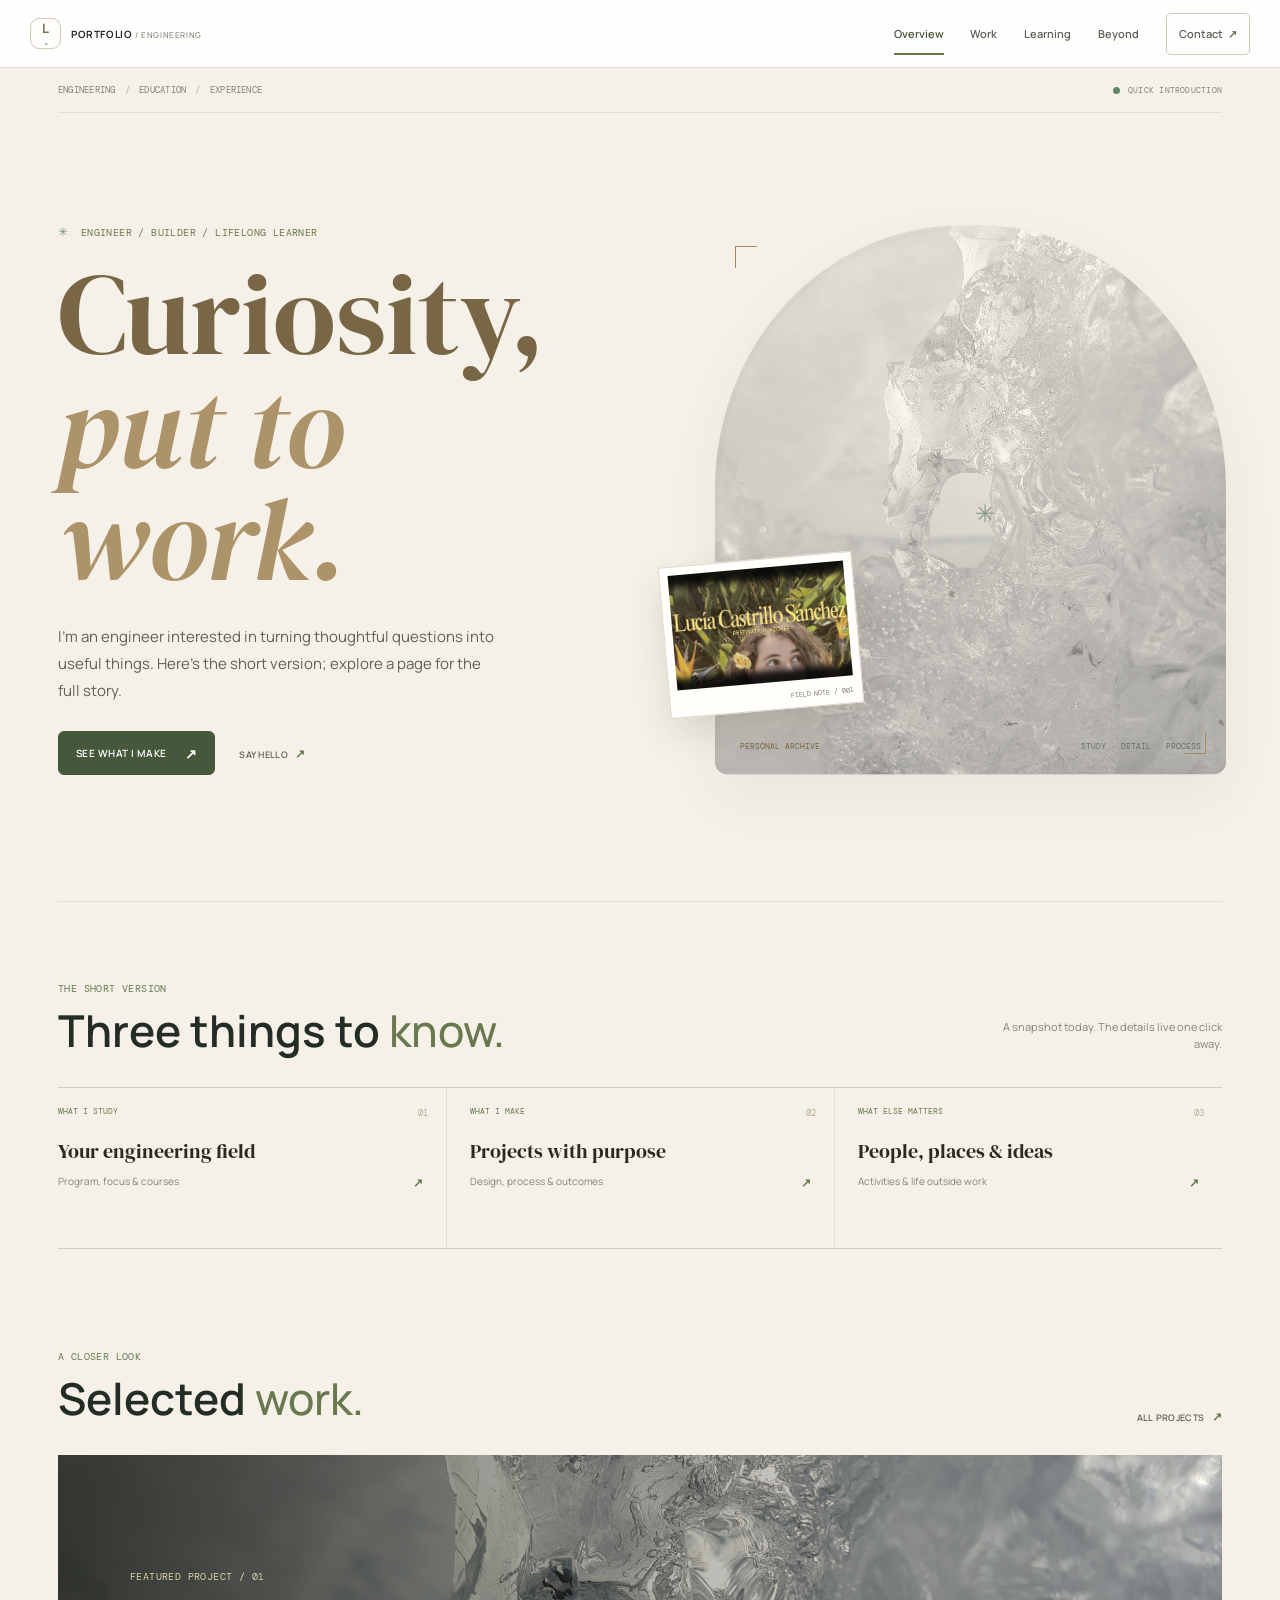
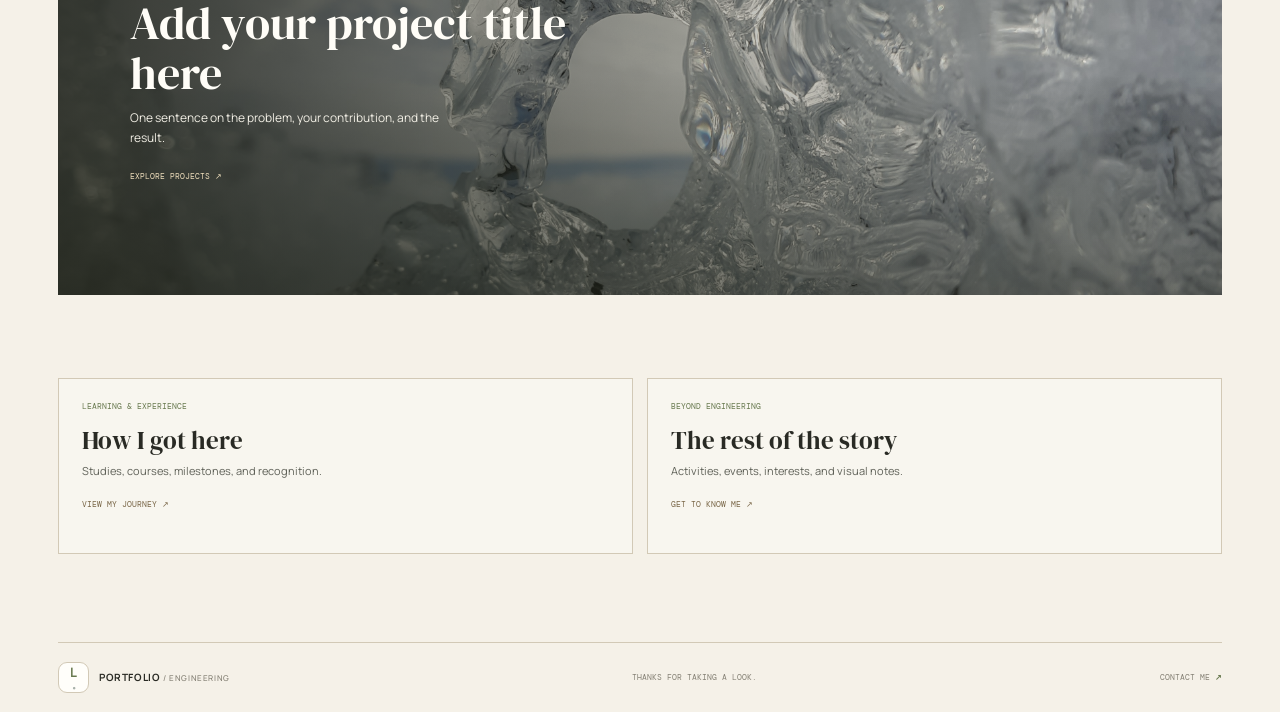
<file: index.html>
<!DOCTYPE html>
<html lang="en">
<head>
  <meta charset="UTF-8">
  <meta name="viewport" content="width=device-width, initial-scale=1.0">
  <meta name="theme-color" content="#f3f0e9">
  <meta name="description" content="A quick introduction to an engineering portfolio, with focused pages for work, learning, and life beyond engineering.">
  <title>Portfolio — Engineering, Learning & Experience</title>
  <link rel="preconnect" href="https://fonts.googleapis.com">
  <link rel="preconnect" href="https://fonts.gstatic.com" crossorigin>
  <link href="https://fonts.googleapis.com/css2?family=DM+Mono:wght@400;500&family=DM+Serif+Display:ital@0;1&family=Manrope:wght@400;500;600;700;800&display=swap" rel="stylesheet">
  <link rel="stylesheet" href="professional.css?v=3">
  <script src="portfolio.js" defer></script>
</head>
<body class="overview-page">
  <div class="scroll-progress" aria-hidden="true"><span></span></div>
  <aside class="sidebar" id="sidebar">
    <a class="brand" href="index.html" aria-label="Portfolio home"><span class="brand-mark">L<span>•</span></span><span class="brand-name">PORTFOLIO<span> / ENGINEERING</span></span></a>
    <nav class="side-nav" aria-label="Main navigation">
      <a class="nav-link active" href="index.html" aria-current="page">Overview</a>
      <a class="nav-link" href="work.html">Work</a>
      <a class="nav-link" href="learning.html">Learning</a>
      <a class="nav-link" href="beyond.html">Beyond</a>
      <a class="nav-link nav-contact" href="mailto:hello@example.com">Contact <span>↗</span></a>
    </nav>
    <div class="sidebar-bottom"><div class="signal"><span class="signal-dot"></span><span>OPEN TO OPPORTUNITIES</span></div><a class="side-mail" href="mailto:hello@example.com">HELLO@EXAMPLE.COM <span>↗</span></a></div>
  </aside>

  <main id="top" class="page-shell">
    <header class="mobile-bar">
      <a class="brand" href="index.html"><span class="brand-mark">L<span>•</span></span><span class="brand-name">PORTFOLIO<span> / ENGINEERING</span></span></a>
      <button class="menu-toggle" type="button" aria-expanded="false" aria-controls="sidebar" aria-label="Open navigation"><span></span><span></span></button>
    </header>
    <div class="topline"><span>ENGINEERING <i>/</i> EDUCATION <i>/</i> EXPERIENCE</span><span class="topline-date"><span class="signal-dot"></span> QUICK INTRODUCTION</span></div>

    <section class="hero section-pad overview-hero" aria-labelledby="hero-title">
      <div class="hero-copy">
        <p class="eyebrow"><span class="spark">✳</span> ENGINEER / BUILDER / LIFELONG LEARNER</p>
        <h1 id="hero-title">Curiosity,<br><em>put to work.</em></h1>
        <p class="hero-intro">I’m an engineer interested in turning thoughtful questions into useful things. Here’s the short version; explore a page for the full story.</p>
        <div class="hero-actions"><a class="button button-primary" href="work.html">SEE WHAT I MAKE <span>↗</span></a><a class="text-link" href="mailto:hello@example.com">SAY HELLO <span>↗</span></a></div>
      </div>
      <div class="hero-visual">
        <div class="hero-image"></div><figure class="hero-photo-inset"><img src="media/images/prueba1.jpg" alt="Detail from the image archive"><figcaption>FIELD NOTE / 001</figcaption></figure><div class="hero-visual-grid"></div><div class="frame-corner corner-tl"></div><div class="frame-corner corner-br"></div><div class="visual-label"><span>PERSONAL ARCHIVE</span><span>STUDY · DETAIL · PROCESS</span></div><div class="visual-crosshair" aria-hidden="true">✳</div>
      </div>
    </section>

    <section class="overview-glance section-pad" aria-labelledby="glance-title">
      <div class="overview-section-heading"><div><p class="eyebrow">THE SHORT VERSION</p><h2 id="glance-title">Three things to <em>know.</em></h2></div><p>A snapshot today. The details live one click away.</p></div>
      <div class="glance-grid">
        <a class="glance-item" href="learning.html"><span class="glance-number">01</span><span class="glance-label">WHAT I STUDY</span><strong>Your engineering field</strong><span class="glance-detail">Program, focus & courses <b>↗</b></span></a>
        <a class="glance-item" href="work.html"><span class="glance-number">02</span><span class="glance-label">WHAT I MAKE</span><strong>Projects with purpose</strong><span class="glance-detail">Design, process & outcomes <b>↗</b></span></a>
        <a class="glance-item" href="beyond.html"><span class="glance-number">03</span><span class="glance-label">WHAT ELSE MATTERS</span><strong>People, places & ideas</strong><span class="glance-detail">Activities & life outside work <b>↗</b></span></a>
      </div>
    </section>

    <section class="overview-feature section-pad" aria-labelledby="featured-title">
      <div class="overview-section-heading"><div><p class="eyebrow">A CLOSER LOOK</p><h2 id="featured-title">Selected <em>work.</em></h2></div><a class="text-link" href="work.html">ALL PROJECTS <span>↗</span></a></div>
      <a class="featured-link" href="work.html">
        <img src="media/images/ice6.JPG" alt="Silver-toned visual from the project archive" loading="lazy">
        <span class="featured-overlay"><span class="eyebrow">FEATURED PROJECT / 01</span><strong>Add your project title here</strong><span>One sentence on the problem, your contribution, and the result.</span><b>EXPLORE PROJECTS ↗</b></span>
      </a>
    </section>

    <section class="overview-routes section-pad" aria-label="Explore portfolio pages">
      <a class="route-link" href="learning.html"><span>LEARNING & EXPERIENCE</span><strong>How I got here</strong><span>Studies, courses, milestones, and recognition.</span><b>VIEW MY JOURNEY ↗</b></a>
      <a class="route-link" href="beyond.html"><span>BEYOND ENGINEERING</span><strong>The rest of the story</strong><span>Activities, events, interests, and visual notes.</span><b>GET TO KNOW ME ↗</b></a>
    </section>

    <footer class="overview-footer"><a class="brand" href="index.html"><span class="brand-mark">L<span>•</span></span><span class="brand-name">PORTFOLIO<span> / ENGINEERING</span></span></a><span>THANKS FOR TAKING A LOOK.</span><a href="mailto:hello@example.com">CONTACT ME <b>↗</b></a></footer>
  </main>
</body>
</html>
</file>
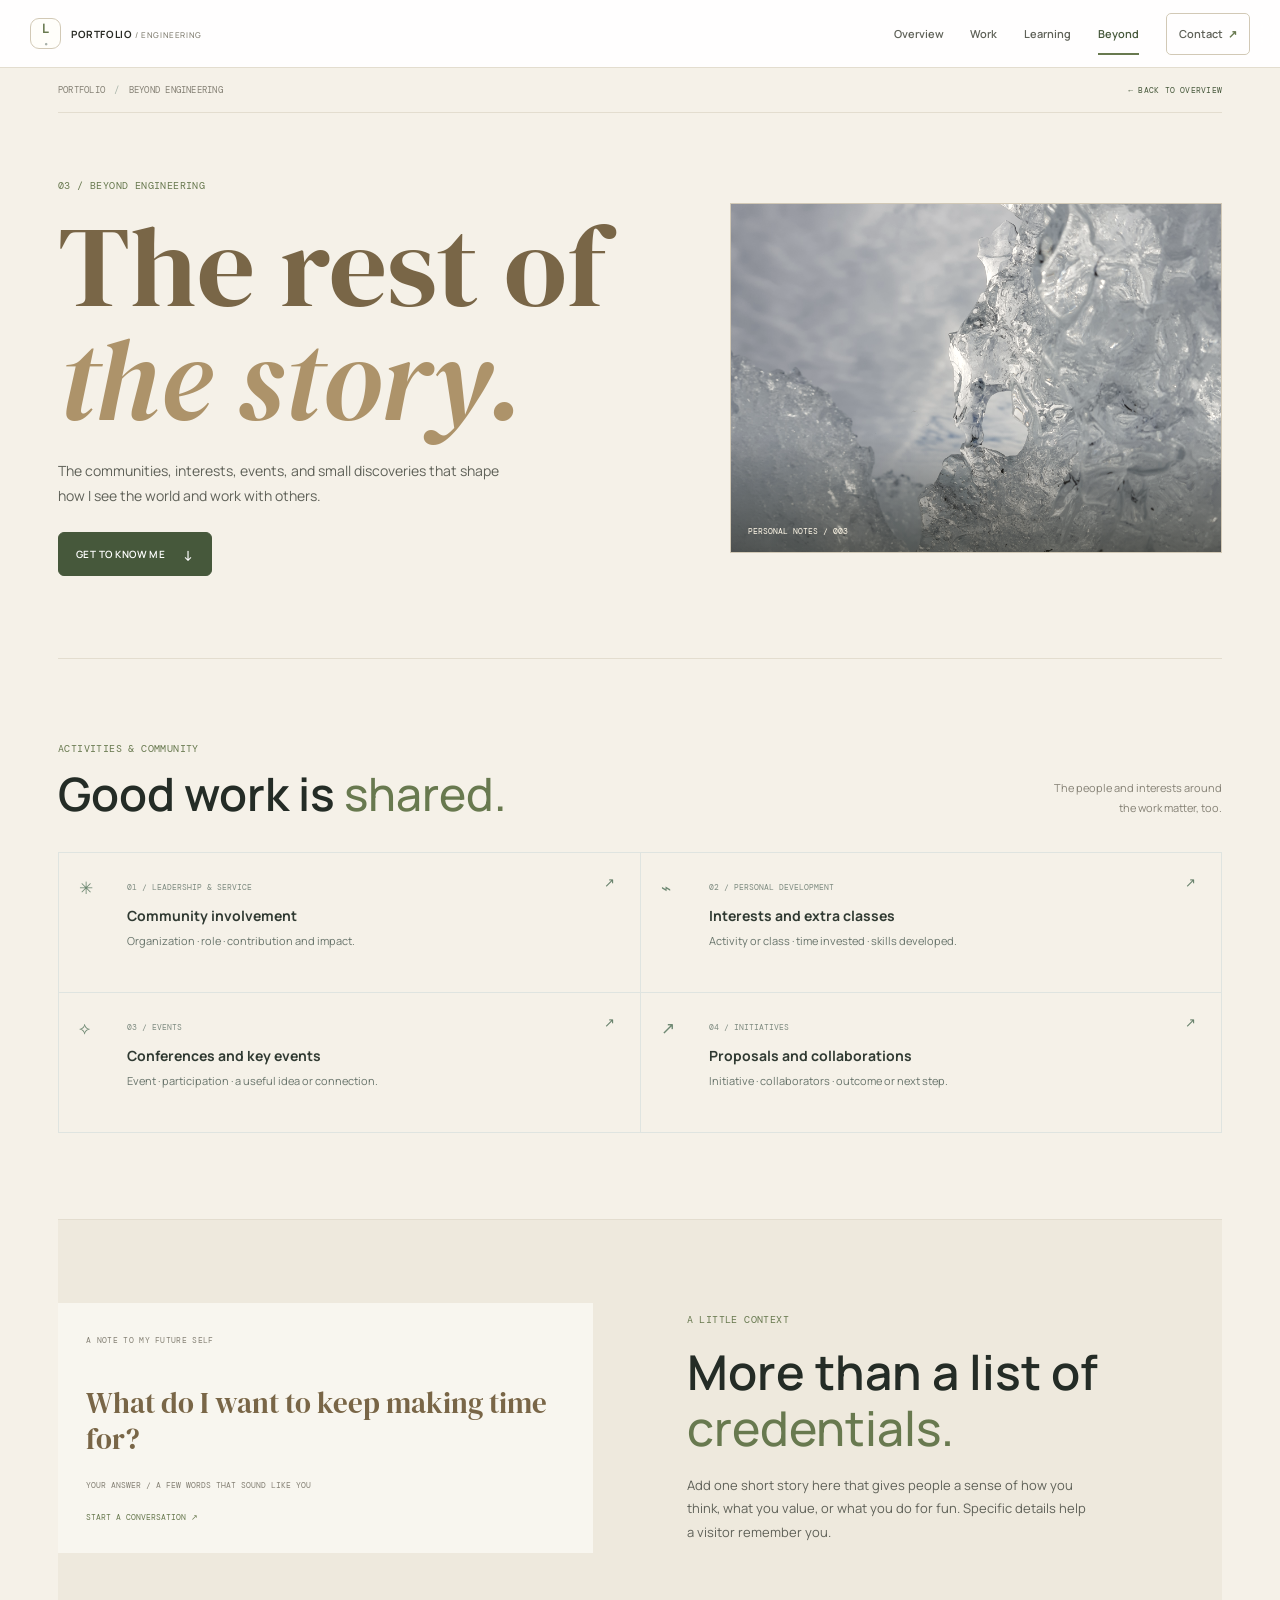
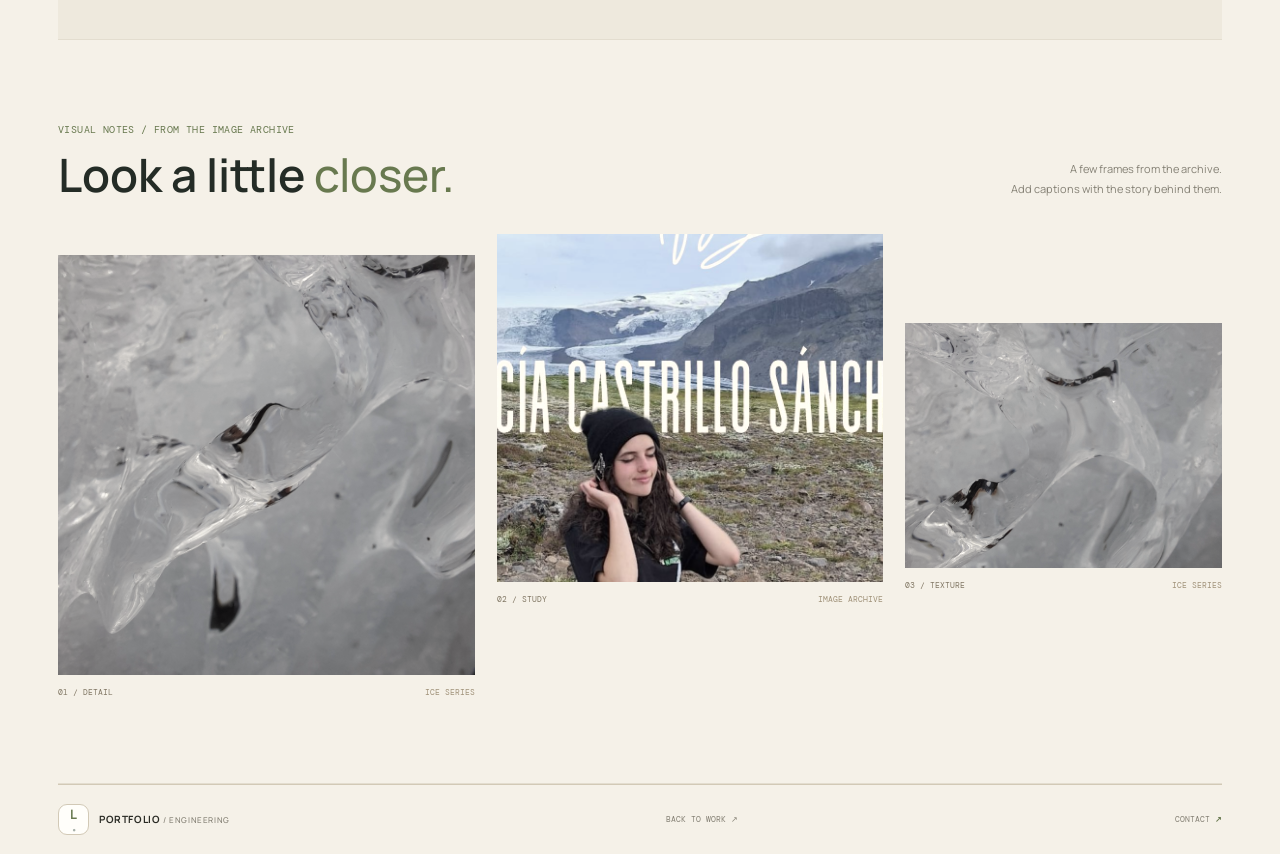
<file: beyond.html>
<!DOCTYPE html>
<html lang="en">
<head>
  <meta charset="UTF-8">
  <meta name="viewport" content="width=device-width, initial-scale=1.0">
  <meta name="theme-color" content="#f3f0e9">
  <meta name="description" content="Activities, events, interests, and visual notes beyond engineering.">
  <title>Beyond Engineering — Portfolio</title>
  <link rel="preconnect" href="https://fonts.googleapis.com">
  <link rel="preconnect" href="https://fonts.gstatic.com" crossorigin>
  <link href="https://fonts.googleapis.com/css2?family=DM+Mono:wght@400;500&family=DM+Serif+Display:ital@0;1&family=Manrope:wght@400;500;600;700;800&display=swap" rel="stylesheet">
  <link rel="stylesheet" href="professional.css?v=3">
  <script src="portfolio.js" defer></script>
</head>
<body class="detail-page">
  <div class="scroll-progress" aria-hidden="true"><span></span></div>
  <aside class="sidebar" id="sidebar">
    <a class="brand" href="index.html" aria-label="Portfolio home"><span class="brand-mark">L<span>•</span></span><span class="brand-name">PORTFOLIO<span> / ENGINEERING</span></span></a>
    <nav class="side-nav" aria-label="Main navigation">
      <a class="nav-link" href="index.html">Overview</a><a class="nav-link" href="work.html">Work</a><a class="nav-link" href="learning.html">Learning</a><a class="nav-link active" href="beyond.html" aria-current="page">Beyond</a><a class="nav-link nav-contact" href="mailto:hello@example.com">Contact <span>↗</span></a>
    </nav>
    <div class="sidebar-bottom"><div class="signal"><span class="signal-dot"></span><span>OPEN TO OPPORTUNITIES</span></div><a class="side-mail" href="mailto:hello@example.com">HELLO@EXAMPLE.COM <span>↗</span></a></div>
  </aside>
  <main class="page-shell" id="top">
    <header class="mobile-bar"><a class="brand" href="index.html"><span class="brand-mark">L<span>•</span></span><span class="brand-name">PORTFOLIO<span> / ENGINEERING</span></span></a><button class="menu-toggle" type="button" aria-expanded="false" aria-controls="sidebar" aria-label="Open navigation"><span></span><span></span></button></header>
    <div class="topline"><span>PORTFOLIO <i>/</i> BEYOND ENGINEERING</span><a class="back-link" href="index.html">← BACK TO OVERVIEW</a></div>
    <section class="detail-hero" aria-labelledby="page-title">
      <div><p class="eyebrow">03 / BEYOND ENGINEERING</p><h1 id="page-title">The rest of<br><em>the story.</em></h1><p class="detail-lede">The communities, interests, events, and small discoveries that shape how I see the world and work with others.</p><a class="button button-primary" href="#activities">GET TO KNOW ME <span>↓</span></a></div>
      <figure class="detail-image detail-image-beyond"><img src="media/images/ice5.JPG" alt="Silver and sand-toned visual from the personal archive"><figcaption>PERSONAL NOTES / 003</figcaption></figure>
    </section>
    <section class="detail-section" id="activities">
      <div class="section-heading"><div><p class="eyebrow">ACTIVITIES & COMMUNITY</p><h2>Good work is <em>shared.</em></h2></div><p class="section-aside">The people and interests around<br>the work matter, too.</p></div>
      <div class="field-grid detail-field-grid">
        <article class="field-item"><span class="field-icon">✳</span><div><span class="field-type">01 / LEADERSHIP & SERVICE</span><h3>Community involvement</h3><p>Organization · role · contribution and impact.</p></div><span class="field-arrow">↗</span></article>
        <article class="field-item"><span class="field-icon">⌁</span><div><span class="field-type">02 / PERSONAL DEVELOPMENT</span><h3>Interests and extra classes</h3><p>Activity or class · time invested · skills developed.</p></div><span class="field-arrow">↗</span></article>
        <article class="field-item"><span class="field-icon">⟡</span><div><span class="field-type">03 / EVENTS</span><h3>Conferences and key events</h3><p>Event · participation · a useful idea or connection.</p></div><span class="field-arrow">↗</span></article>
        <article class="field-item"><span class="field-icon">↗</span><div><span class="field-type">04 / INITIATIVES</span><h3>Proposals and collaborations</h3><p>Initiative · collaborators · outcome or next step.</p></div><span class="field-arrow">↗</span></article>
      </div>
    </section>
    <section class="detail-section personal-note-section">
      <div class="personal-note"><span class="eyebrow">A NOTE TO MY FUTURE SELF</span><p>What do I want to keep making time for?</p><span>YOUR ANSWER / A FEW WORDS THAT SOUND LIKE YOU</span><a href="mailto:hello@example.com">START A CONVERSATION ↗</a></div>
      <div class="personal-note-copy"><p class="eyebrow">A LITTLE CONTEXT</p><h2>More than a list of <em>credentials.</em></h2><p>Add one short story here that gives people a sense of how you think, what you value, or what you do for fun. Specific details help a visitor remember you.</p></div>
    </section>
    <section class="detail-section visual-archive" id="visual-notes">
      <div class="section-heading"><div><p class="eyebrow">VISUAL NOTES / FROM THE IMAGE ARCHIVE</p><h2>Look a little <em>closer.</em></h2></div><p class="section-aside">A few frames from the archive.<br>Add captions with the story behind them.</p></div>
      <div class="photo-gallery">
        <figure class="gallery-frame gallery-tall"><img src="media/images/ice1.JPG" alt="Icy detail from the image collection" loading="lazy"><figcaption><span>01 / DETAIL</span><span>ICE SERIES</span></figcaption></figure>
        <figure class="gallery-frame gallery-wide"><img src="media/images/prueba2.jpg" alt="Visual from the personal image collection" loading="lazy"><figcaption><span>02 / STUDY</span><span>IMAGE ARCHIVE</span></figcaption></figure>
        <figure class="gallery-frame gallery-small"><img src="media/images/ice4.JPG" alt="Silver-toned texture from the ice image series" loading="lazy"><figcaption><span>03 / TEXTURE</span><span>ICE SERIES</span></figcaption></figure>
      </div>
    </section>
    <footer class="overview-footer"><a class="brand" href="index.html"><span class="brand-mark">L<span>•</span></span><span class="brand-name">PORTFOLIO<span> / ENGINEERING</span></span></a><a href="work.html">BACK TO WORK ↗</a><a href="mailto:hello@example.com">CONTACT <b>↗</b></a></footer>
  </main>
</body>
</html>
</file>
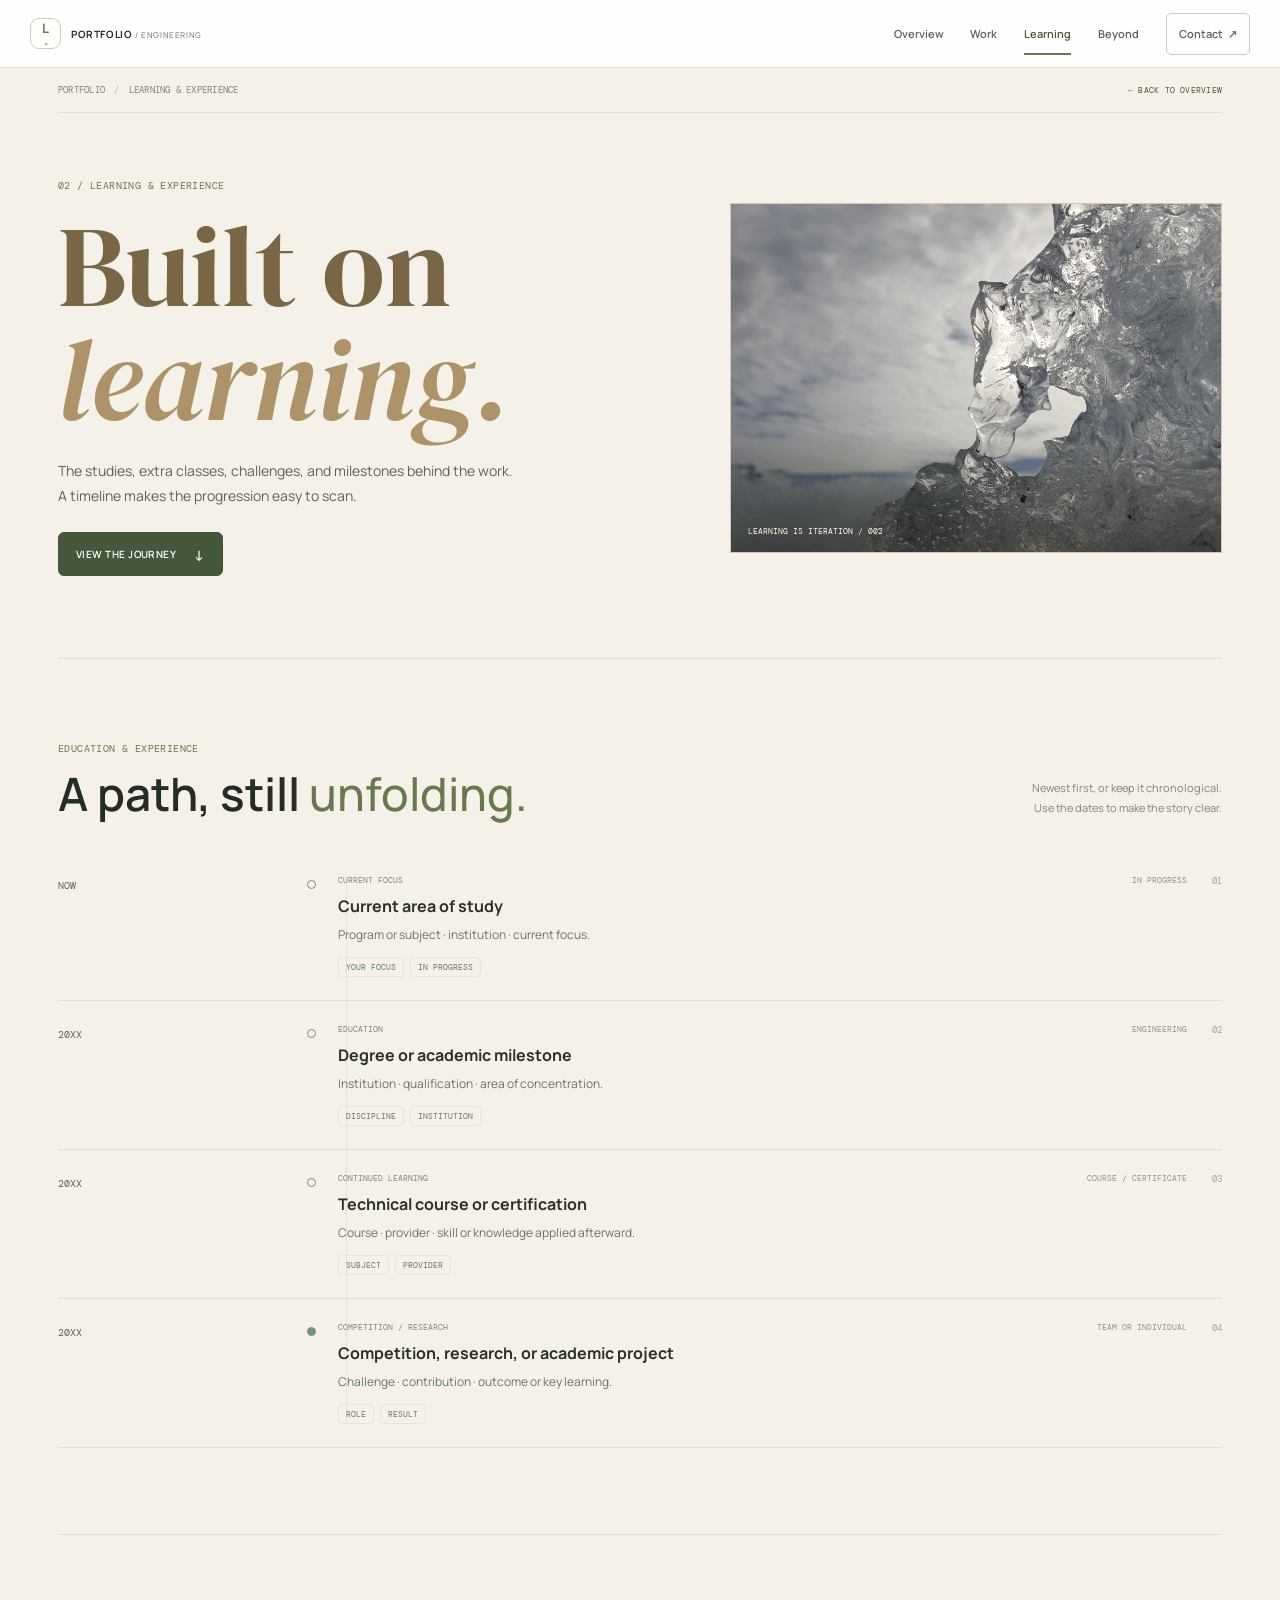
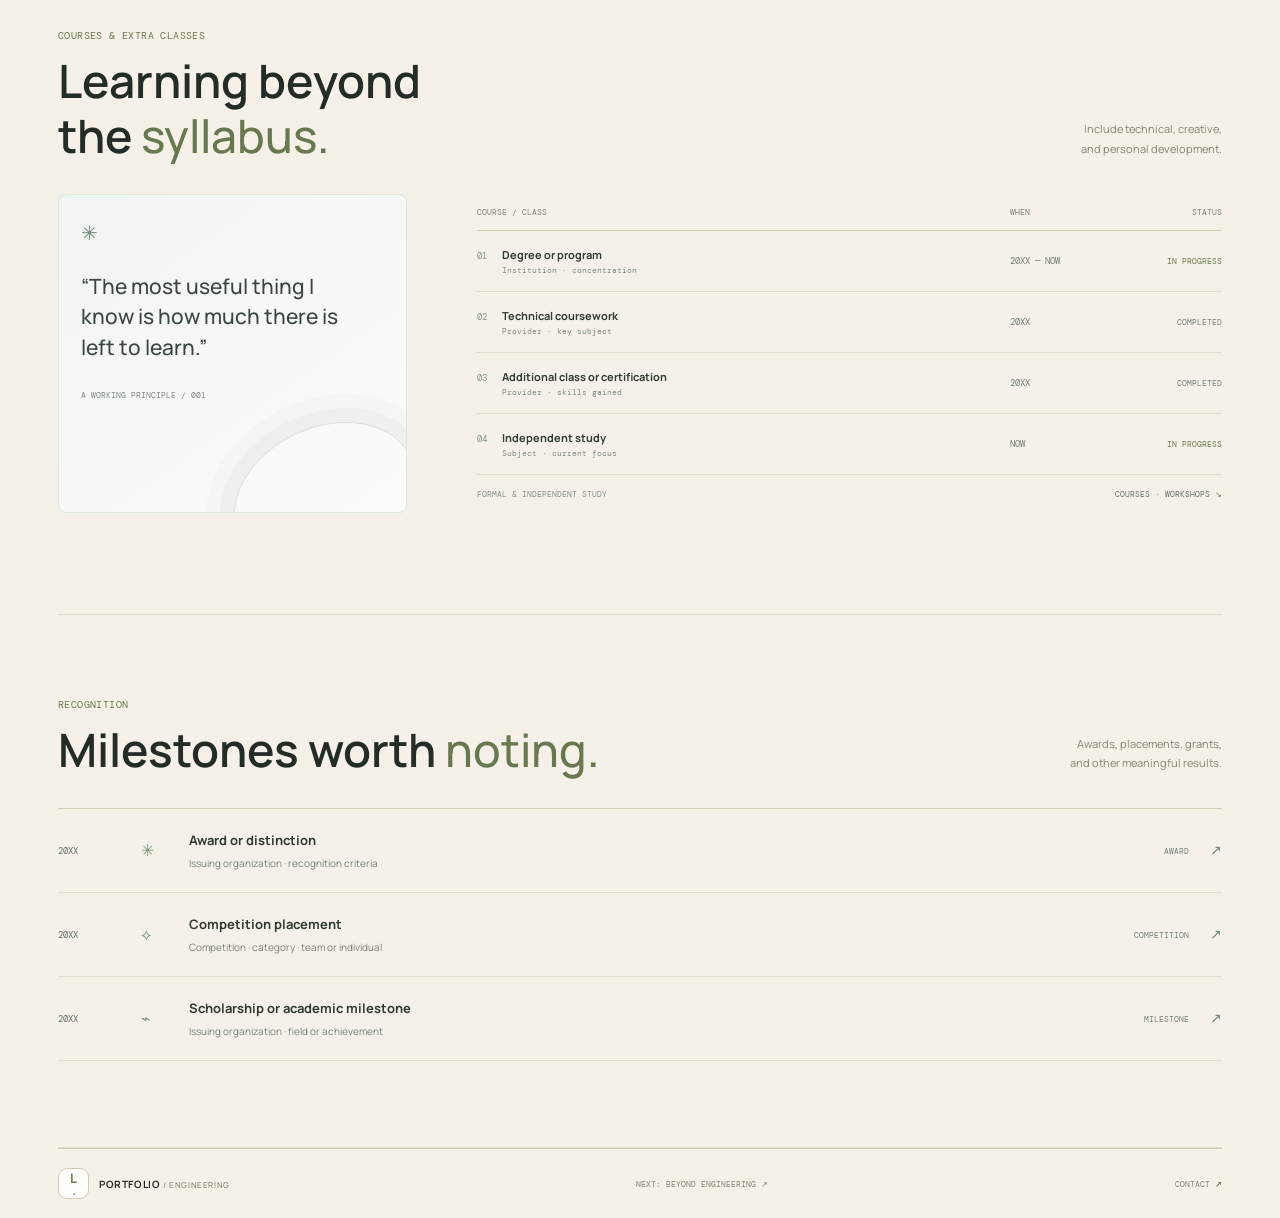
<file: learning.html>
<!DOCTYPE html>
<html lang="en">
<head>
  <meta charset="UTF-8">
  <meta name="viewport" content="width=device-width, initial-scale=1.0">
  <meta name="theme-color" content="#f3f0e9">
  <meta name="description" content="Engineering education, courses, continued learning, and recognition.">
  <title>Learning & Experience — Engineering Portfolio</title>
  <link rel="preconnect" href="https://fonts.googleapis.com">
  <link rel="preconnect" href="https://fonts.gstatic.com" crossorigin>
  <link href="https://fonts.googleapis.com/css2?family=DM+Mono:wght@400;500&family=DM+Serif+Display:ital@0;1&family=Manrope:wght@400;500;600;700;800&display=swap" rel="stylesheet">
  <link rel="stylesheet" href="professional.css?v=3">
  <script src="portfolio.js" defer></script>
</head>
<body class="detail-page">
  <div class="scroll-progress" aria-hidden="true"><span></span></div>
  <aside class="sidebar" id="sidebar">
    <a class="brand" href="index.html" aria-label="Portfolio home"><span class="brand-mark">L<span>•</span></span><span class="brand-name">PORTFOLIO<span> / ENGINEERING</span></span></a>
    <nav class="side-nav" aria-label="Main navigation">
      <a class="nav-link" href="index.html">Overview</a><a class="nav-link" href="work.html">Work</a><a class="nav-link active" href="learning.html" aria-current="page">Learning</a><a class="nav-link" href="beyond.html">Beyond</a><a class="nav-link nav-contact" href="mailto:hello@example.com">Contact <span>↗</span></a>
    </nav>
    <div class="sidebar-bottom"><div class="signal"><span class="signal-dot"></span><span>OPEN TO OPPORTUNITIES</span></div><a class="side-mail" href="mailto:hello@example.com">HELLO@EXAMPLE.COM <span>↗</span></a></div>
  </aside>
  <main class="page-shell" id="top">
    <header class="mobile-bar"><a class="brand" href="index.html"><span class="brand-mark">L<span>•</span></span><span class="brand-name">PORTFOLIO<span> / ENGINEERING</span></span></a><button class="menu-toggle" type="button" aria-expanded="false" aria-controls="sidebar" aria-label="Open navigation"><span></span><span></span></button></header>
    <div class="topline"><span>PORTFOLIO <i>/</i> LEARNING & EXPERIENCE</span><a class="back-link" href="index.html">← BACK TO OVERVIEW</a></div>
    <section class="detail-hero" aria-labelledby="page-title">
      <div><p class="eyebrow">02 / LEARNING & EXPERIENCE</p><h1 id="page-title">Built on<br><em>learning.</em></h1><p class="detail-lede">The studies, extra classes, challenges, and milestones behind the work. A timeline makes the progression easy to scan.</p><a class="button button-primary" href="#journey">VIEW THE JOURNEY <span>↓</span></a></div>
      <figure class="detail-image detail-image-learning"><img src="media/images/ice3.JPG" alt="Abstract visual from the image archive"><figcaption>LEARNING IS ITERATION / 002</figcaption></figure>
    </section>
    <section class="detail-section" id="journey">
      <div class="section-heading"><div><p class="eyebrow">EDUCATION & EXPERIENCE</p><h2>A path, still <em>unfolding.</em></h2></div><p class="section-aside">Newest first, or keep it chronological.<br>Use the dates to make the story clear.</p></div>
      <div class="timeline-list detail-timeline">
        <article class="timeline-entry"><span class="timeline-year">NOW</span><span class="timeline-node"></span><div class="timeline-content"><div class="entry-meta"><span>CURRENT FOCUS</span><span>IN PROGRESS</span></div><h3>Current area of study</h3><p>Program or subject · institution · current focus.</p><div class="tag-row"><span>YOUR FOCUS</span><span>IN PROGRESS</span></div></div><span class="entry-mark">01</span></article>
        <article class="timeline-entry"><span class="timeline-year">20XX</span><span class="timeline-node"></span><div class="timeline-content"><div class="entry-meta"><span>EDUCATION</span><span>ENGINEERING</span></div><h3>Degree or academic milestone</h3><p>Institution · qualification · area of concentration.</p><div class="tag-row"><span>DISCIPLINE</span><span>INSTITUTION</span></div></div><span class="entry-mark">02</span></article>
        <article class="timeline-entry"><span class="timeline-year">20XX</span><span class="timeline-node"></span><div class="timeline-content"><div class="entry-meta"><span>CONTINUED LEARNING</span><span>COURSE / CERTIFICATE</span></div><h3>Technical course or certification</h3><p>Course · provider · skill or knowledge applied afterward.</p><div class="tag-row"><span>SUBJECT</span><span>PROVIDER</span></div></div><span class="entry-mark">03</span></article>
        <article class="timeline-entry"><span class="timeline-year">20XX</span><span class="timeline-node"></span><div class="timeline-content"><div class="entry-meta"><span>COMPETITION / RESEARCH</span><span>TEAM OR INDIVIDUAL</span></div><h3>Competition, research, or academic project</h3><p>Challenge · contribution · outcome or key learning.</p><div class="tag-row"><span>ROLE</span><span>RESULT</span></div></div><span class="entry-mark">04</span></article>
      </div>
    </section>
    <section class="detail-section learning-section" id="courses">
      <div class="section-heading"><div><p class="eyebrow">COURSES & EXTRA CLASSES</p><h2>Learning beyond<br>the <em>syllabus.</em></h2></div><p class="section-aside">Include technical, creative,<br>and personal development.</p></div>
      <div class="learning-layout">
        <div class="learning-note"><span class="note-star">✳</span><p>“The most useful thing I know is how much there is left to learn.”</p><span class="note-caption">A WORKING PRINCIPLE / 001</span><div class="note-lines"></div></div>
        <div class="learning-ledger">
          <div class="ledger-head"><span>COURSE / CLASS</span><span>WHEN</span><span>STATUS</span></div>
          <div class="ledger-row"><span><i>01</i><b>Degree or program</b><small>Institution · concentration</small></span><span>20XX — NOW</span><span class="status-current">IN PROGRESS</span></div>
          <div class="ledger-row"><span><i>02</i><b>Technical coursework</b><small>Provider · key subject</small></span><span>20XX</span><span>COMPLETED</span></div>
          <div class="ledger-row"><span><i>03</i><b>Additional class or certification</b><small>Provider · skills gained</small></span><span>20XX</span><span>COMPLETED</span></div>
          <div class="ledger-row"><span><i>04</i><b>Independent study</b><small>Subject · current focus</small></span><span>NOW</span><span class="status-current">IN PROGRESS</span></div>
          <div class="ledger-foot"><span>FORMAL & INDEPENDENT STUDY</span><span>COURSES · WORKSHOPS <i>↘</i></span></div>
        </div>
      </div>
    </section>
    <section class="detail-section" id="recognition">
      <div class="section-heading"><div><p class="eyebrow">RECOGNITION</p><h2>Milestones worth <em>noting.</em></h2></div><p class="section-aside">Awards, placements, grants,<br>and other meaningful results.</p></div>
      <div class="recognition-list">
        <article><span class="award-year">20XX</span><span class="award-symbol">✳</span><div><h3>Award or distinction</h3><p>Issuing organization · recognition criteria</p></div><span class="award-type">AWARD</span><span class="award-arrow">↗</span></article>
        <article><span class="award-year">20XX</span><span class="award-symbol">⟡</span><div><h3>Competition placement</h3><p>Competition · category · team or individual</p></div><span class="award-type">COMPETITION</span><span class="award-arrow">↗</span></article>
        <article><span class="award-year">20XX</span><span class="award-symbol">⌁</span><div><h3>Scholarship or academic milestone</h3><p>Issuing organization · field or achievement</p></div><span class="award-type">MILESTONE</span><span class="award-arrow">↗</span></article>
      </div>
    </section>
    <footer class="overview-footer"><a class="brand" href="index.html"><span class="brand-mark">L<span>•</span></span><span class="brand-name">PORTFOLIO<span> / ENGINEERING</span></span></a><a href="beyond.html">NEXT: BEYOND ENGINEERING ↗</a><a href="mailto:hello@example.com">CONTACT <b>↗</b></a></footer>
  </main>
</body>
</html>
</file>
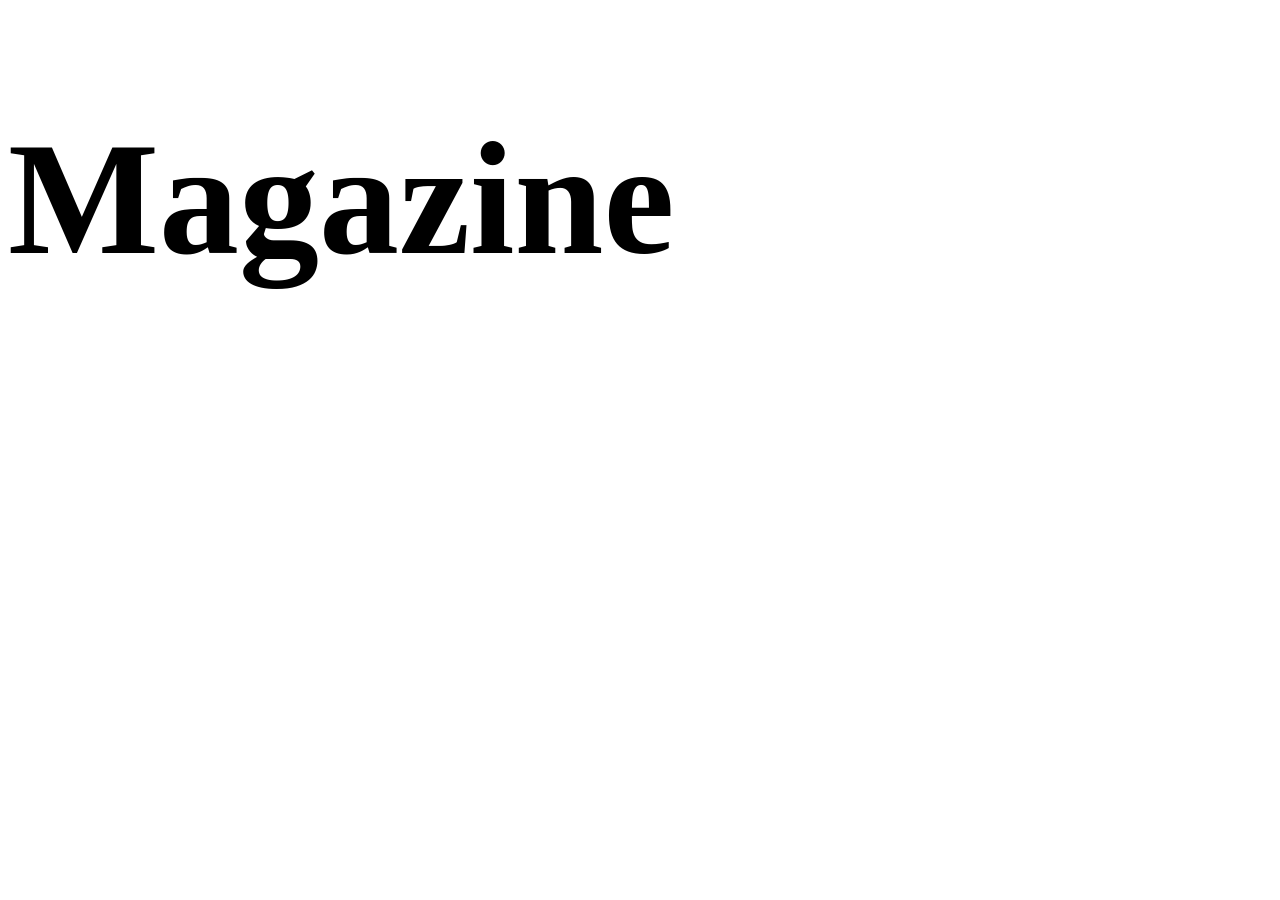
<file: magazine.html>
<!DOCTYPE html>
<html lang="en">

<head>
    <meta charset="UTF-8">
    <meta name="viewport" content="width=device-width, initial-scale=1.0">
    <title>my-portfolio-magazine</title>

    <link href="https://db.onlinewebfonts.com/c/44f236e15d0f758a4854bbd3aab3bca3?family=F2FEntebbe+LT+Std" rel="stylesheet">

    <link rel="stylesheet" href="magazine_style.css">

</head>

<body>
    <h1>Magazine</h1>
</body>
</html>
</file>
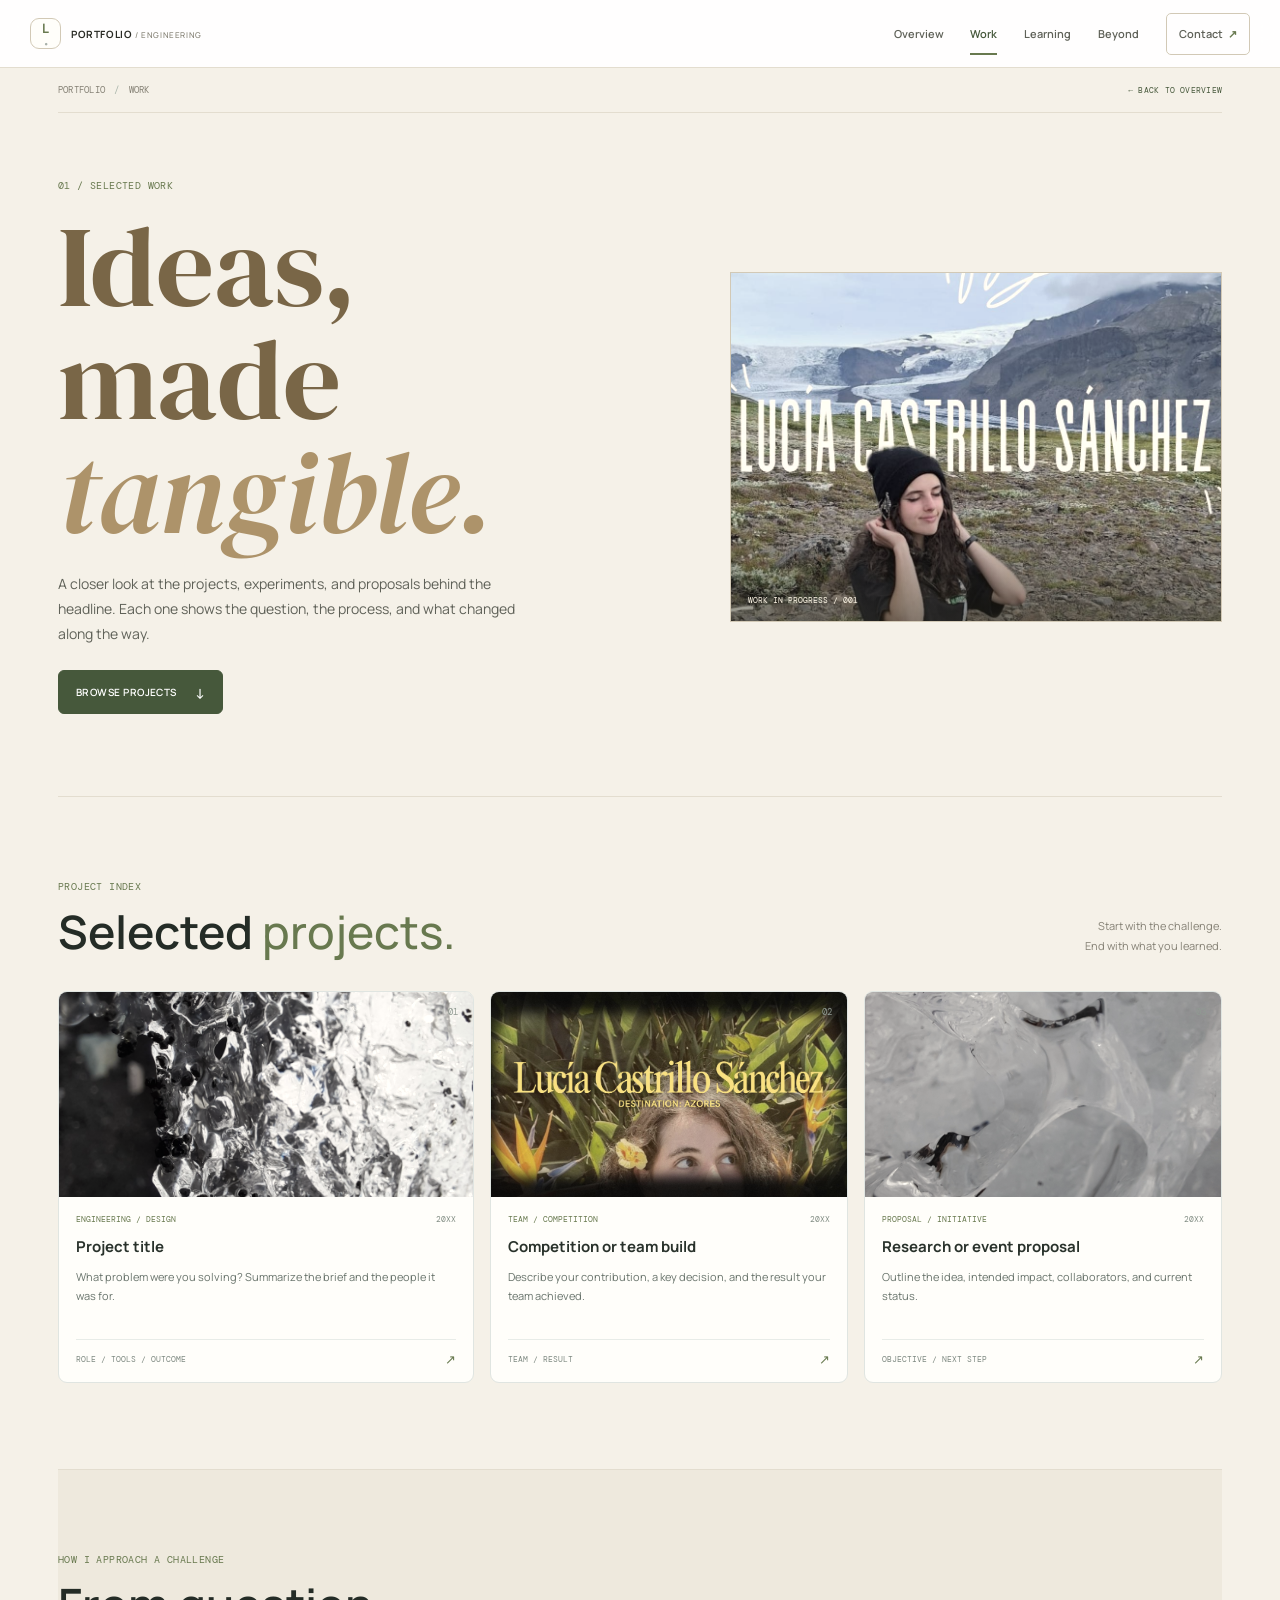
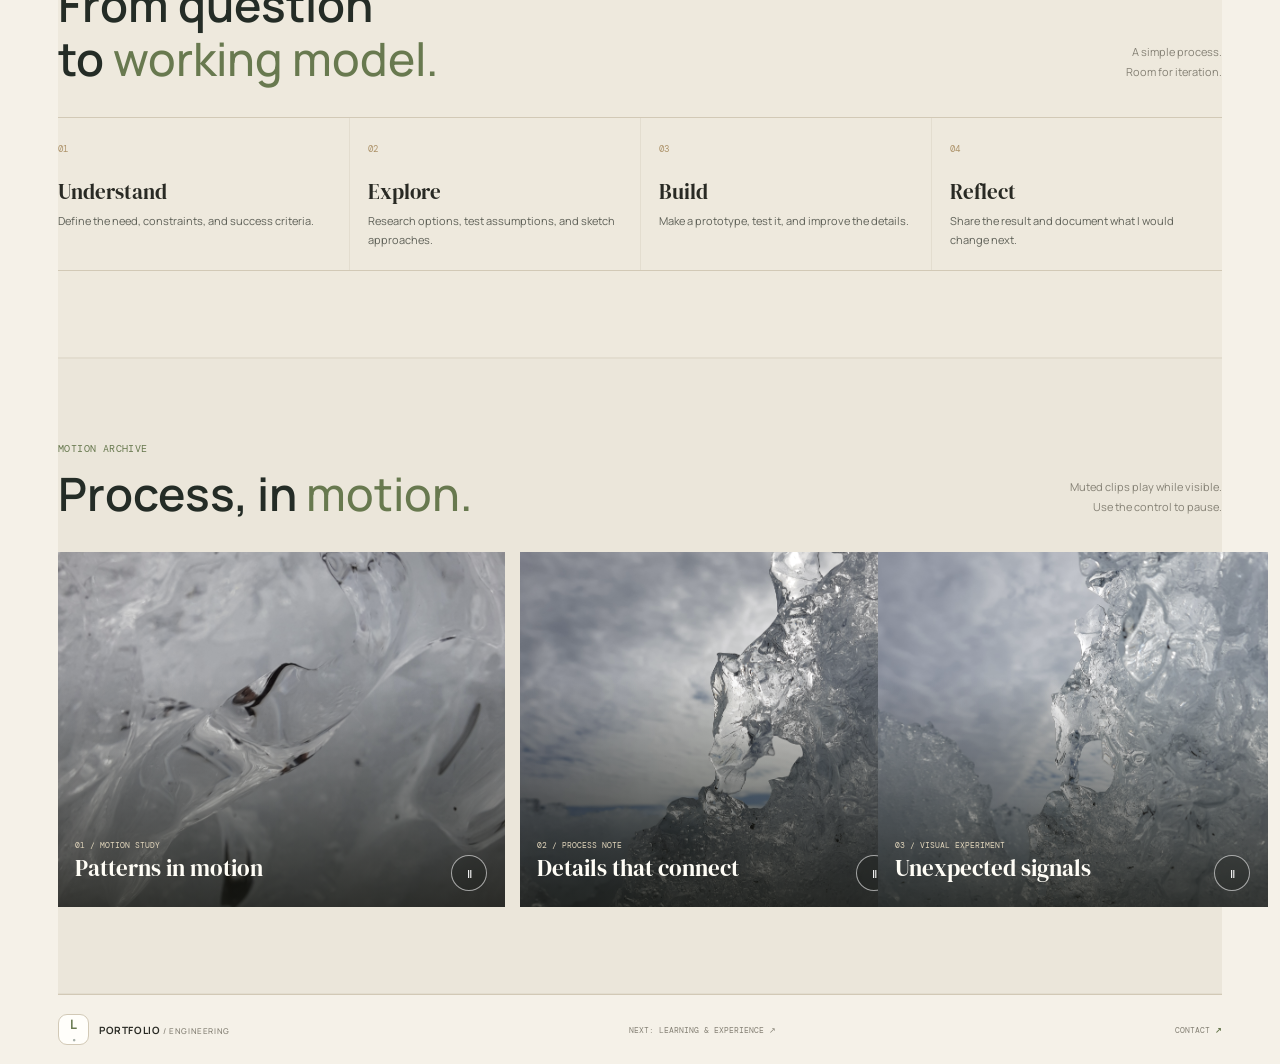
<file: work.html>
<!DOCTYPE html>
<html lang="en">
<head>
  <meta charset="UTF-8">
  <meta name="viewport" content="width=device-width, initial-scale=1.0">
  <meta name="theme-color" content="#f3f0e9">
  <meta name="description" content="Engineering projects, creative process, and selected work.">
  <title>Work — Engineering Portfolio</title>
  <link rel="preconnect" href="https://fonts.googleapis.com">
  <link rel="preconnect" href="https://fonts.gstatic.com" crossorigin>
  <link href="https://fonts.googleapis.com/css2?family=DM+Mono:wght@400;500&family=DM+Serif+Display:ital@0;1&family=Manrope:wght@400;500;600;700;800&display=swap" rel="stylesheet">
  <link rel="stylesheet" href="professional.css?v=3">
  <script src="portfolio.js" defer></script>
</head>
<body class="detail-page">
  <div class="scroll-progress" aria-hidden="true"><span></span></div>
  <aside class="sidebar" id="sidebar">
    <a class="brand" href="index.html" aria-label="Portfolio home"><span class="brand-mark">L<span>•</span></span><span class="brand-name">PORTFOLIO<span> / ENGINEERING</span></span></a>
    <nav class="side-nav" aria-label="Main navigation">
      <a class="nav-link" href="index.html">Overview</a><a class="nav-link active" href="work.html" aria-current="page">Work</a><a class="nav-link" href="learning.html">Learning</a><a class="nav-link" href="beyond.html">Beyond</a><a class="nav-link nav-contact" href="mailto:hello@example.com">Contact <span>↗</span></a>
    </nav>
    <div class="sidebar-bottom"><div class="signal"><span class="signal-dot"></span><span>OPEN TO OPPORTUNITIES</span></div><a class="side-mail" href="mailto:hello@example.com">HELLO@EXAMPLE.COM <span>↗</span></a></div>
  </aside>
  <main class="page-shell" id="top">
    <header class="mobile-bar"><a class="brand" href="index.html"><span class="brand-mark">L<span>•</span></span><span class="brand-name">PORTFOLIO<span> / ENGINEERING</span></span></a><button class="menu-toggle" type="button" aria-expanded="false" aria-controls="sidebar" aria-label="Open navigation"><span></span><span></span></button></header>
    <div class="topline"><span>PORTFOLIO <i>/</i> WORK</span><a class="back-link" href="index.html">← BACK TO OVERVIEW</a></div>
    <section class="detail-hero" aria-labelledby="page-title">
      <div><p class="eyebrow">01 / SELECTED WORK</p><h1 id="page-title">Ideas, made<br><em>tangible.</em></h1><p class="detail-lede">A closer look at the projects, experiments, and proposals behind the headline. Each one shows the question, the process, and what changed along the way.</p><a class="button button-primary" href="#projects">BROWSE PROJECTS <span>↓</span></a></div>
      <figure class="detail-image detail-image-work"><img src="media/images/prueba2.jpg" alt="Visual from the personal project archive"><figcaption>WORK IN PROGRESS / 001</figcaption></figure>
    </section>
    <section class="detail-section" id="projects">
      <div class="section-heading"><div><p class="eyebrow">PROJECT INDEX</p><h2>Selected <em>projects.</em></h2></div><p class="section-aside">Start with the challenge.<br>End with what you learned.</p></div>
      <div class="project-grid detail-project-grid">
        <article class="project-card"><div class="project-art project-photo"><img src="media/images/ice2.JPG" alt="Surface detail from the image archive" loading="lazy"><span class="art-number">01</span></div><div class="project-info"><div class="project-meta"><span>ENGINEERING / DESIGN</span><span>20XX</span></div><h3>Project title</h3><p>What problem were you solving? Summarize the brief and the people it was for.</p><div class="project-footer"><span>ROLE / TOOLS / OUTCOME</span><a href="mailto:hello@example.com" aria-label="Ask about this project">↗</a></div></div></article>
        <article class="project-card"><div class="project-art project-photo"><img src="media/images/prueba1.jpg" alt="Visual reference from the image archive" loading="lazy"><span class="art-number">02</span></div><div class="project-info"><div class="project-meta"><span>TEAM / COMPETITION</span><span>20XX</span></div><h3>Competition or team build</h3><p>Describe your contribution, a key decision, and the result your team achieved.</p><div class="project-footer"><span>TEAM / RESULT</span><a href="learning.html#recognition" aria-label="See recognition and awards">↗</a></div></div></article>
        <article class="project-card"><div class="project-art project-photo"><img src="media/images/ice4.JPG" alt="Abstract silver texture from the image archive" loading="lazy"><span class="art-number">03</span></div><div class="project-info"><div class="project-meta"><span>PROPOSAL / INITIATIVE</span><span>20XX</span></div><h3>Research or event proposal</h3><p>Outline the idea, intended impact, collaborators, and current status.</p><div class="project-footer"><span>OBJECTIVE / NEXT STEP</span><a href="mailto:hello@example.com" aria-label="Discuss this proposal">↗</a></div></div></article>
      </div>
    </section>
    <section class="detail-section process-section">
      <div class="section-heading"><div><p class="eyebrow">HOW I APPROACH A CHALLENGE</p><h2>From question<br>to <em>working model.</em></h2></div><p class="section-aside">A simple process.<br>Room for iteration.</p></div>
      <div class="process-grid"><article><span>01</span><h3>Understand</h3><p>Define the need, constraints, and success criteria.</p></article><article><span>02</span><h3>Explore</h3><p>Research options, test assumptions, and sketch approaches.</p></article><article><span>03</span><h3>Build</h3><p>Make a prototype, test it, and improve the details.</p></article><article><span>04</span><h3>Reflect</h3><p>Share the result and document what I would change next.</p></article></div>
    </section>
    <section class="motion-section detail-section" id="motion-studies">
      <div class="section-heading"><div><p class="eyebrow">MOTION ARCHIVE</p><h2>Process, in <em>motion.</em></h2></div><p class="section-aside">Muted clips play while visible.<br>Use the control to pause.</p></div>
      <div class="motion-grid">
        <article class="motion-tile motion-featured"><video id="motion-video-1" class="archive-video" muted loop playsinline preload="metadata" poster="media/images/ice1.JPG" aria-label="Looping motion study from the personal video archive"><source src="media/video/simple_1.mp4" type="video/mp4"></video><div class="motion-overlay"><span class="motion-index">01 / MOTION STUDY</span><h3>Patterns in motion</h3><button class="video-toggle" type="button" data-video-toggle data-video-name="motion study 1" aria-controls="motion-video-1" aria-label="Play motion study 1" aria-pressed="false"><span>▶</span></button></div></article>
        <article class="motion-tile"><video id="motion-video-2" class="archive-video" muted loop playsinline preload="metadata" poster="media/images/ice3.JPG" aria-label="Looping process note from the personal video archive"><source src="media/video/simple_2.mp4" type="video/mp4"></video><div class="motion-overlay"><span class="motion-index">02 / PROCESS NOTE</span><h3>Details that connect</h3><button class="video-toggle" type="button" data-video-toggle data-video-name="process note 2" aria-controls="motion-video-2" aria-label="Play process note 2" aria-pressed="false"><span>▶</span></button></div></article>
        <article class="motion-tile"><video id="motion-video-3" class="archive-video" muted loop playsinline preload="metadata" poster="media/images/ice5.JPG" aria-label="Looping visual experiment from the personal video archive"><source src="media/video/system_alert_1.mp4" type="video/mp4"></video><div class="motion-overlay"><span class="motion-index">03 / VISUAL EXPERIMENT</span><h3>Unexpected signals</h3><button class="video-toggle" type="button" data-video-toggle data-video-name="visual experiment 3" aria-controls="motion-video-3" aria-label="Play visual experiment 3" aria-pressed="false"><span>▶</span></button></div></article>
      </div>
    </section>
    <footer class="overview-footer"><a class="brand" href="index.html"><span class="brand-mark">L<span>•</span></span><span class="brand-name">PORTFOLIO<span> / ENGINEERING</span></span></a><a href="learning.html">NEXT: LEARNING & EXPERIENCE ↗</a><a href="mailto:hello@example.com">CONTACT <b>↗</b></a></footer>
  </main>
</body>
</html>
</file>
<file: professional.css>
:root {
  color-scheme: light;
  --page: #f5f1e8;
  --surface: #fffefa;
  --surface-subtle: #ede8dc;
  --ink: #292a24;
  --body: #5f6158;
  --muted: #858175;
  --line: #e3ddcf;
  --line-strong: #d2c9b6;
  --green: #68794f;
  --green-dark: #46583b;
  --green-pale: #edf0e6;
  --sand: #ad936a;
  --sand-deep: #796647;
  --mono: "DM Mono", monospace;
  --sans: "Manrope", sans-serif;
  --display: "DM Serif Display", Georgia, serif;
  --content: 1240px;
}

* { box-sizing: border-box; }
html { scroll-behavior: smooth; scroll-padding-top: 90px; }
body { margin: 0; background: var(--page); color: var(--ink); font: 14px/1.6 var(--sans); -webkit-font-smoothing: antialiased; }
a { color: inherit; text-decoration: none; }
button { color: inherit; font: inherit; }
::selection { background: #dce9de; color: var(--ink); }
.sidebar { position: sticky; z-index: 30; top: 0; display: flex; width: 100%; height: 68px; align-items: center; padding: 0 max(30px, calc((100vw - var(--content)) / 2)); border-bottom: 1px solid var(--line); background: #ffffffed; backdrop-filter: blur(14px); }
.brand { display: inline-flex; flex: 0 0 auto; align-items: center; gap: 10px; width: fit-content; }
.brand-mark { display: grid; width: 31px; height: 31px; place-items: center; border: 1px solid var(--line-strong); border-radius: 9px; background: var(--surface); color: var(--green); font: 700 13px var(--sans); }
.brand-mark span { color: #a8b1aa; font-size: 9px; }
.brand-name { color: var(--ink); font: 700 10px var(--sans); letter-spacing: .06em; }
.brand-name span { color: var(--muted); font-size: 8px; font-weight: 500; }
.side-label, .sidebar-bottom { display: none; }
.side-nav { display: flex; align-items: center; gap: clamp(12px, 2.1vw, 29px); margin-left: auto; }
.nav-link { position: relative; display: inline-flex; min-height: 42px; align-items: center; gap: 5px; color: var(--body); font-size: 11px; font-weight: 600; transition: color .2s; }
.nav-link::after { position: absolute; right: 0; bottom: 0; left: 0; height: 2px; background: var(--green); content: ""; transform: scaleX(0); transform-origin: left; transition: transform .2s; }
.nav-link:hover, .nav-link.active { color: var(--green-dark); }
.nav-link.active::after { transform: scaleX(1); }
.nav-index { display: none; }
.page-shell { width: min(100%, var(--content)); margin: 0 auto; padding: 0 38px; }
.mobile-bar { display: none; }
.topline { display: flex; min-height: 45px; align-items: center; justify-content: space-between; border-bottom: 1px solid var(--line); color: var(--muted); font: 9px var(--mono); letter-spacing: .025em; }
.topline i { padding: 0 4px; color: #a8b4aa; font-style: normal; }
.topline-date { display: inline-flex; align-items: center; gap: 8px; font-size: 8px; }
.signal-dot { width: 7px; height: 7px; flex: 0 0 auto; border-radius: 50%; background: #63856a; }
.section-pad { padding-right: 0; padding-left: 0; }
.hero { position: relative; display: grid; min-height: min(860px, calc(100svh - 112px)); grid-template-columns: 1.08fr .92fr; align-items: center; gap: 6%; padding-top: 80px; padding-bottom: 95px; }
.hero-copy { position: relative; z-index: 2; }
.eyebrow { margin: 0 0 18px; color: var(--green); font: 10px var(--mono); letter-spacing: .04em; }
.spark { margin-right: 6px; color: #78917c; font-size: 12px; }
h1, h2, h3, p { margin-top: 0; }
h1 { max-width: 720px; margin-bottom: 27px; color: var(--sand-deep); font: 400 clamp(76px, 9vw, 122px)/.98 var(--display); letter-spacing: 0; }
h1 em { color: var(--sand); font-style: italic; font-weight: 400; }
h2 em { color: var(--green); font-style: normal; font-weight: 500; }
.title-build { color: var(--sand); font-weight: 400; }
.title-period { color: var(--sand); }
.hero-intro { max-width: 440px; margin-bottom: 27px; color: var(--body); font-size: 15px; line-height: 1.8; }
.hero-actions { display: flex; flex-wrap: wrap; align-items: center; gap: 24px; }
.button { display: inline-flex; min-height: 44px; align-items: center; justify-content: center; gap: 18px; padding: 0 17px; border-radius: 6px; font: 600 10px var(--sans); letter-spacing: .045em; transition: background .2s, border-color .2s, transform .2s; }
.button-primary { border: 1px solid var(--green-dark); background: var(--green-dark); color: white; }
.button-primary:hover { transform: translateY(-1px); border-color: #243f2d; background: #243f2d; }
.button-primary span { font-size: 14px; }
.text-link { color: var(--body); font: 600 9px var(--sans); letter-spacing: .035em; }
.text-link span { margin-left: 5px; color: var(--green); font-size: 12px; }
.hero-index { display: none; }
.hero-visual { position: relative; min-width: 0; height: min(540px, 45vw); min-height: 390px; overflow: visible; border: 1px solid #d1c8b6; border-radius: 48% 48% 12px 12px; background: #e6dfd1; box-shadow: 0 22px 60px #3e382c12; }
.hero-image { position: absolute; inset: 0; border-radius: inherit; background-image: linear-gradient(135deg, #f6f2e2aa, #ded9ca77), url("media/images/ice6.JPG"); background-size: cover; background-position: center; filter: grayscale(.78) sepia(.12) contrast(.88) brightness(1.04); transform: scale(1.02); }
.hero-photo-inset { position: absolute; z-index: 5; bottom: 58px; left: -56px; width: 194px; margin: 0; padding: 8px 8px 27px; border: 1px solid #ded8cb; background: var(--surface); box-shadow: 0 16px 36px #392f1d21; transform: rotate(-5deg); }
.hero-photo-inset img { display: block; width: 100%; height: 115px; object-fit: cover; filter: saturate(.72) sepia(.12); }
.hero-photo-inset figcaption { position: absolute; right: 8px; bottom: 8px; color: var(--muted); font: 7px var(--mono); }
.hero-visual::after { position: absolute; inset: 0; border-radius: inherit; background: linear-gradient(135deg, #fff8e422, transparent 62%); content: ""; }
.hero-visual-grid { position: absolute; z-index: 1; inset: 0; opacity: .23; background: linear-gradient(90deg, transparent 49.8%, #5069561c 50%, transparent 50.2%), linear-gradient(transparent 49.8%, #5069561c 50%, transparent 50.2%); background-size: 62px 62px; }
.frame-corner { position: absolute; z-index: 2; width: 22px; height: 22px; border-color: #a18a61; border-style: solid; }
.corner-tl { top: 15px; left: 15px; border-width: 1px 0 0 1px; }
.corner-br { right: 15px; bottom: 15px; border-width: 0 1px 1px 0; }
.visual-label { position: absolute; z-index: 2; right: 20px; bottom: 18px; left: 20px; display: flex; justify-content: space-between; gap: 10px; color: #626f65; font: 8px var(--mono); }
.visual-label span:first-child { color: var(--sand-deep); }
.visual-crosshair { position: absolute; z-index: 2; top: 49%; left: 51%; color: #718c74; font-size: 24px; opacity: .8; }
.visual-stamp { position: absolute; z-index: 2; top: 19%; right: 13%; display: grid; width: 79px; height: 79px; place-content: center; border: 1px solid #a18a61a8; border-radius: 50%; background: #f8f4e9bd; color: var(--sand-deep); font: 8px/1.6 var(--mono); text-align: center; transform: rotate(8deg); }
.hero-footnote { position: absolute; right: 0; bottom: 20px; left: 0; display: flex; justify-content: space-between; color: #8a938d; font: 8px var(--mono); }
.hero-footnote span:last-child { color: var(--green); font-size: 13px; }
.signal-strip { display: flex; min-height: 52px; align-items: center; justify-content: space-around; gap: 12px; border-top: 1px solid var(--line); border-bottom: 1px solid var(--line); color: #756c5c; font: 8px var(--mono); letter-spacing: .035em; }
.strip-star { color: var(--sand); }
.visual-archive { padding-top: 124px; padding-bottom: 119px; }
.archive-heading { margin-bottom: 47px; }
.photo-gallery { display: grid; grid-template-columns: 1.08fr 1fr .82fr; align-items: start; gap: 22px; }
.gallery-frame { min-width: 0; margin: 0; }
.gallery-frame img { display: block; width: 100%; object-fit: cover; background: #e8e1d5; filter: saturate(.77) sepia(.08); transition: filter .6s, transform .9s cubic-bezier(.2, .65, .25, 1); }
.gallery-frame:hover img { filter: saturate(1) sepia(0); transform: scale(1.025); }
.gallery-frame figcaption { display: flex; justify-content: space-between; gap: 8px; padding-top: 12px; color: #817764; font: 8px var(--mono); }
.gallery-frame figcaption span:last-child { color: #a09279; }
.gallery-tall { padding-top: 21px; }
.gallery-tall img { height: 420px; }
.gallery-wide img { height: 348px; }
.gallery-small { padding-top: 89px; }
.gallery-small img { height: 245px; }
.archive-caption { display: flex; justify-content: space-between; margin-top: 50px; padding-top: 17px; border-top: 1px solid var(--line); color: #817967; font: 8px var(--mono); }
.archive-caption i { padding-left: 6px; color: var(--green); font-style: normal; }
.motion-section { padding-top: 96px; padding-bottom: 103px; border-top: 1px solid var(--line); border-bottom: 1px solid var(--line); background: #ebe6da; }
.motion-grid { display: grid; grid-template-columns: 1.3fr 1fr 1fr; align-items: stretch; gap: 14px; }
.motion-tile { position: relative; min-width: 0; min-height: 245px; aspect-ratio: 1.1; overflow: hidden; background: #34352f; isolation: isolate; }
.motion-featured { aspect-ratio: 1.26; }
.archive-video { position: absolute; inset: 0; width: 100%; height: 100%; object-fit: cover; filter: saturate(.75); transition: filter .5s, transform 1.2s cubic-bezier(.2, .65, .25, 1); }
.motion-tile:hover .archive-video { filter: saturate(1); transform: scale(1.04); }
.motion-tile::after { position: absolute; z-index: 1; inset: 0; background: linear-gradient(180deg, #14150f00 35%, #14150fbc 100%); content: ""; pointer-events: none; }
.motion-overlay { position: absolute; z-index: 2; right: 17px; bottom: 16px; left: 17px; display: grid; grid-template-columns: 1fr 37px; align-items: end; gap: 5px 12px; color: #fffdf6; }
.motion-index { grid-column: 1 / -1; color: #e3d7bd; font: 8px var(--mono); }
.motion-overlay h3 { margin: 0; font: 400 clamp(17px, 2vw, 23px)/1.2 var(--display); }
.video-toggle { display: grid; width: 36px; height: 36px; grid-row: span 2; place-items: center; border: 1px solid #ffffff93; border-radius: 50%; background: #1c201c54; color: white; cursor: pointer; font: 11px var(--sans); backdrop-filter: blur(8px); transition: background .2s, color .2s, transform .2s; }
.video-toggle:hover { transform: scale(1.07); background: #fffdf1; color: var(--green-dark); }
.motion-note { display: flex; align-items: center; gap: 9px; margin: 18px 0 0; color: #7d786b; font: 8px var(--mono); }
.motion-note .signal-dot { width: 6px; height: 6px; background: var(--green); }
.scroll-progress { position: fixed; z-index: 50; top: 0; right: 0; left: 0; height: 2px; pointer-events: none; }
.scroll-progress span { display: block; width: var(--scroll-progress, 0%); height: 100%; background: var(--sand); transition: width .08s linear; }
.overview-page .overview-hero { min-height: min(790px, calc(100svh - 112px)); }
.overview-section-heading { display: flex; align-items: end; justify-content: space-between; gap: 24px; margin-bottom: 30px; }
.overview-section-heading .eyebrow { margin-bottom: 10px; }
.overview-section-heading h2 { font-size: clamp(30px, 4vw, 44px); }
.overview-section-heading > p { max-width: 230px; margin: 0 0 4px; color: var(--muted); font-size: 11px; text-align: right; }
.overview-glance { padding-top: 80px; padding-bottom: 84px; border-top: 1px solid var(--line); }
.glance-grid { display: grid; grid-template-columns: repeat(3, 1fr); border-top: 1px solid var(--line-strong); border-bottom: 1px solid var(--line-strong); }
.glance-item { position: relative; display: grid; min-height: 160px; align-content: start; padding: 18px 23px 16px 0; transition: background .25s, padding .25s; }
.glance-item + .glance-item { padding-left: 23px; border-left: 1px solid var(--line); }
.glance-item:hover { background: #eee9dd; }
.glance-number { position: absolute; top: 19px; right: 18px; color: #b9ad97; font: 9px var(--mono); }
.glance-label { margin-bottom: 21px; color: var(--green); font: 8px var(--mono); }
.glance-item strong { margin-bottom: 8px; color: var(--ink); font: 500 20px var(--display); }
.glance-detail { display: flex; justify-content: space-between; color: var(--muted); font-size: 10px; }
.glance-detail b { color: var(--green); font-size: 12px; }
.overview-feature { padding-top: 17px; padding-bottom: 83px; }
.featured-link { position: relative; display: block; height: clamp(270px, 37vw, 440px); overflow: hidden; background: #3c3b32; color: #fffdf7; }
.featured-link::after { position: absolute; inset: 0; background: linear-gradient(90deg, #1e2117c9, #1e21175c 47%, #1e211700), linear-gradient(0deg, #1e211770, transparent 50%); content: ""; }
.featured-link img { display: block; width: 100%; height: 100%; object-fit: cover; filter: saturate(.72) sepia(.12); transition: transform 1s cubic-bezier(.2, .65, .25, 1), filter .5s; }
.featured-link:hover img { transform: scale(1.035); filter: saturate(.95); }
.featured-overlay { position: absolute; z-index: 1; top: 50%; left: clamp(22px, 6vw, 72px); display: grid; max-width: 470px; transform: translateY(-50%); }
.featured-overlay .eyebrow { margin-bottom: 15px; color: #dfd0b0; }
.featured-overlay strong { margin-bottom: 9px; font: 400 clamp(28px, 4vw, 46px)/1.1 var(--display); }
.featured-overlay > span:nth-of-type(2) { max-width: 340px; color: #f1eee4; font-size: 12px; line-height: 1.7; }
.featured-overlay b { margin-top: 22px; color: #f0dfbd; font: 8px var(--mono); }
.overview-routes { display: grid; grid-template-columns: 1fr 1fr; gap: 14px; padding-top: 0; padding-bottom: 88px; }
.route-link { display: grid; min-height: 176px; align-content: start; padding: 22px 23px; border: 1px solid var(--line-strong); background: #f8f6ef; transition: background .25s, border-color .25s, transform .25s; }
.route-link:hover { transform: translateY(-3px); border-color: #bbb096; background: #fffdf8; }
.route-link > span:first-child { margin-bottom: 12px; color: var(--green); font: 8px var(--mono); }
.route-link strong { margin-bottom: 5px; color: var(--ink); font: 400 25px var(--display); }
.route-link > span:nth-of-type(2) { color: var(--body); font-size: 11px; }
.route-link b { margin-top: 20px; color: var(--sand-deep); font: 8px var(--mono); }
.overview-footer { display: flex; min-height: 70px; align-items: center; justify-content: space-between; gap: 20px; border-top: 1px solid var(--line-strong); }
.overview-footer > span, .overview-footer > a:not(.brand) { color: var(--muted); font: 8px var(--mono); }
.overview-footer > a:not(.brand) b { color: var(--green); }
.detail-hero { display: grid; min-height: 520px; grid-template-columns: 1fr .85fr; align-items: center; gap: 8%; padding: 66px 0 82px; border-bottom: 1px solid var(--line); }
.detail-hero h1 { margin-bottom: 22px; }
.detail-lede { max-width: 460px; margin-bottom: 24px; color: var(--body); font-size: 14px; line-height: 1.8; }
.detail-image { position: relative; min-width: 0; height: 350px; margin: 0; overflow: hidden; border: 1px solid var(--line-strong); background: #e6dfd1; }
.detail-image::after { position: absolute; inset: 0; background: linear-gradient(0deg, #27271d85, transparent 34%); content: ""; }
.detail-image img { display: block; width: 100%; height: 100%; object-fit: cover; filter: saturate(.75) sepia(.1); }
.detail-image figcaption { position: absolute; z-index: 1; bottom: 16px; left: 17px; color: #fff8e8; font: 8px var(--mono); }
.detail-section { padding-top: 83px; padding-bottom: 86px; border-bottom: 1px solid var(--line); }
.detail-section .section-heading { margin-bottom: 31px; }
.detail-section .section-heading h2 { font-size: clamp(31px, 4vw, 46px); }
.detail-project-grid { grid-template-columns: repeat(3, 1fr); }
.project-photo img { display: block; width: 100%; height: 100%; object-fit: cover; filter: saturate(.75) sepia(.1); transition: transform .8s cubic-bezier(.2, .65, .25, 1); }
.project-card:hover .project-photo img { transform: scale(1.04); }
.process-section { background: #eee9dd; }
.process-grid { display: grid; grid-template-columns: repeat(4, 1fr); border-top: 1px solid var(--line-strong); border-bottom: 1px solid var(--line-strong); }
.process-grid article { padding: 18px 18px 20px 0; }
.process-grid article + article { padding-left: 18px; border-left: 1px solid var(--line); }
.process-grid article > span { color: var(--sand); font: 9px var(--mono); }
.process-grid h3 { margin: 19px 0 6px; color: var(--ink); font: 400 21px var(--display); }
.process-grid p { margin: 0; color: var(--body); font-size: 11px; line-height: 1.7; }
.detail-section .motion-grid { grid-template-columns: 1.3fr 1fr 1fr; }
.detail-section .motion-featured { grid-row: auto; aspect-ratio: 1.26; }
.detail-timeline::before { left: calc(20% + 20px); }
.detail-timeline .timeline-entry { grid-template-columns: 20% 42px 1fr 35px; }
.detail-field-grid { margin-top: 5px; }
.personal-note-section { display: grid; grid-template-columns: 1fr 1fr; align-items: center; gap: 8%; background: #eee9dd; }
.personal-note { position: relative; display: grid; min-height: 250px; align-content: center; padding: 28px; background: #f8f6ef; }
.personal-note > span:nth-of-type(1) { color: var(--muted); font: 8px var(--mono); }
.personal-note p { margin: 22px 0; color: var(--sand-deep); font: 400 29px/1.25 var(--display); }
.personal-note > span:nth-of-type(2) { color: var(--muted); font: 8px var(--mono); }
.personal-note a { width: fit-content; margin-top: 22px; color: var(--green); font: 8px var(--mono); }
.personal-note-copy > p:last-child { max-width: 400px; margin: 17px 0 0; color: var(--body); font-size: 13px; line-height: 1.8; }
.detail-page .visual-archive { padding-top: 83px; padding-bottom: 86px; }
.back-link { color: var(--green-dark); font: 8px var(--mono); }
.nav-contact { padding: 0 12px; border: 1px solid var(--line-strong); border-radius: 5px; }
.nav-contact span { color: var(--green); }
.section { padding-top: 96px; padding-bottom: 100px; }
.section-heading { display: flex; align-items: end; justify-content: space-between; gap: 25px; margin-bottom: 34px; }
.section-heading .eyebrow { margin-bottom: 12px; }
h2 { margin-bottom: 0; color: #242c26; font: 600 clamp(32px, 4.1vw, 48px)/1.18 var(--sans); letter-spacing: 0; }
.section-aside { margin: 0 0 4px; color: var(--muted); font-size: 11px; line-height: 1.8; text-align: right; }
.filter-row { display: flex; min-height: 48px; align-items: center; gap: 7px; border-top: 1px solid var(--line); border-bottom: 1px solid var(--line); }
.filter-label { margin-right: auto; color: var(--muted); font: 9px var(--mono); }
.filter-button { min-height: 29px; padding: 0 10px; border: 1px solid transparent; border-radius: 5px; background: transparent; color: #69746c; cursor: pointer; font: 600 9px var(--sans); transition: color .2s, background .2s, border-color .2s; }
.filter-button span { margin-left: 4px; color: #99a39b; font: 8px var(--mono); }
.filter-button:hover { background: #f0f3f0; color: var(--green-dark); }
.filter-button.active { border-color: #d4dfd6; background: var(--green-pale); color: var(--green-dark); }
.timeline-list { position: relative; margin-top: 9px; }
.timeline-list::before { position: absolute; top: 27px; bottom: 27px; left: calc(23% + 20px); width: 1px; background: #dce4dd; content: ""; }
.timeline-entry { position: relative; display: grid; min-height: 142px; grid-template-columns: 23% 42px 1fr 35px; align-items: start; padding: 23px 0; border-bottom: 1px solid var(--line); }
.timeline-entry[hidden] { display: none; }
.timeline-year { padding-top: 4px; color: #58655b; font: 10px var(--mono); }
.timeline-year i { color: #9aa39c; font-style: normal; }
.timeline-node { position: relative; z-index: 1; width: 9px; height: 9px; margin: 5px 0 0 16px; border: 1px solid #78927b; border-radius: 50%; background: var(--page); }
.timeline-entry:last-child .timeline-node { background: #78927b; }
.timeline-content { padding-left: 5px; }
.entry-meta { display: flex; flex-wrap: wrap; justify-content: space-between; gap: 8px; margin-bottom: 9px; color: #7d8880; font: 8px var(--mono); }
.entry-meta span:last-child { color: #87978a; }
.timeline-content h3 { margin-bottom: 5px; color: #28312a; font-size: 16px; font-weight: 700; }
.timeline-content p { max-width: 560px; margin-bottom: 12px; color: #68736b; font-size: 12px; line-height: 1.7; }
.tag-row { display: flex; flex-wrap: wrap; gap: 6px; }
.tag-row span { padding: 4px 7px; border: 1px solid #e1e6e2; border-radius: 4px; color: #69756b; font: 8px var(--mono); }
.entry-mark { color: #9da69e; font: 9px var(--mono); text-align: right; }
.filter-empty { padding: 24px; color: var(--muted); font: 12px var(--mono); text-align: center; }
.work-section { padding-top: 79px; padding-bottom: 91px; border-top: 1px solid var(--line); border-bottom: 1px solid var(--line); background: #f1f3f1; }
.project-grid { display: grid; grid-template-columns: 1.16fr 1fr 1fr; gap: 16px; }
.project-card { min-width: 0; overflow: hidden; border: 1px solid #e0e5e1; border-radius: 9px; background: var(--surface); transition: border-color .2s, box-shadow .2s, transform .2s; }
.project-card:hover { transform: translateY(-3px); border-color: #c9d6cb; box-shadow: 0 12px 30px #26362b0b; }
.project-art { position: relative; height: 205px; overflow: hidden; background-color: #e9eeea; }
.art-circuit { background: radial-gradient(ellipse at 50% 50%, #d7e2d8 0, #e8ede8 40%, #f2f4f2 76%); }
.circuit-label, .circuit-coordinate, .art-side-label { position: absolute; z-index: 2; color: #78867a; font: 8px var(--mono); }
.circuit-label { top: 14px; left: 16px; }
.circuit-coordinate { right: 15px; bottom: 14px; }
.circuit-orbit { position: absolute; top: 50%; left: 50%; border: 1px solid #7e9b8266; border-radius: 50%; transform: translate(-50%, -50%) rotate(-26deg); }
.orbit-one { width: 165px; height: 76px; }
.orbit-two { width: 128px; height: 130px; border-color: #9aab9d88; transform: translate(-50%, -50%) rotate(38deg); }
.circuit-core { position: absolute; top: 50%; left: 50%; color: #63806a; font-size: 30px; transform: translate(-50%, -50%); }
.art-number { position: absolute; top: 14px; right: 15px; color: #909a92; font: 9px var(--mono); }
.art-grid { display: grid; place-items: center; background-color: #eff2ef; background-image: linear-gradient(#73857614 1px, transparent 1px), linear-gradient(90deg, #73857614 1px, transparent 1px); background-size: 20px 20px; }
.grid-figure { position: relative; display: grid; width: 100px; height: 100px; place-items: center; border: 1px solid #809281a8; border-radius: 5px; color: #637a66; font: 12px/1.3 var(--mono); text-align: center; transform: rotate(45deg); }
.grid-figure span { transform: rotate(-45deg); }
.grid-figure i { position: absolute; right: -7px; bottom: 12px; width: 14px; height: 14px; border: 1px solid #809281; border-radius: 50%; background: #f6f8f6; }
.art-grid .art-side-label { right: 12px; bottom: 13px; writing-mode: vertical-rl; }
.art-wave { display: grid; place-items: center; background: radial-gradient(ellipse, #dfe8e0, #eef1ee 68%); }
.wave-graphic { display: flex; height: 98px; align-items: center; gap: 7px; }
.wave-graphic span { width: 2px; height: 22px; border-radius: 3px; background: #839888; }
.wave-graphic span:nth-child(2), .wave-graphic span:nth-child(6) { height: 45px; }
.wave-graphic span:nth-child(3), .wave-graphic span:nth-child(5) { height: 70px; }
.wave-graphic span:nth-child(4) { height: 88px; }
.art-wave .art-side-label { right: 14px; bottom: 14px; }
.project-info { padding: 17px 17px 14px; }
.project-meta { display: flex; justify-content: space-between; gap: 8px; margin-bottom: 11px; color: #828d84; font: 8px var(--mono); }
.project-meta span:first-child { color: var(--green); }
.project-info h3 { margin-bottom: 8px; color: #29322b; font-size: 15px; font-weight: 700; }
.project-info p { min-height: 58px; margin-bottom: 14px; color: #69746c; font-size: 11px; line-height: 1.75; }
.project-footer { display: flex; align-items: center; justify-content: space-between; padding-top: 11px; border-top: 1px solid #e8ece8; color: #7e8981; font: 8px var(--mono); }
.project-footer a { color: var(--green); font-size: 13px; }
.learning-section { padding-top: 94px; padding-bottom: 101px; }
.learning-layout { display: grid; grid-template-columns: .75fr 1.6fr; gap: 6%; }
.learning-note { position: relative; min-height: 246px; padding: 22px; overflow: hidden; border: 1px solid #e0e6e1; border-radius: 8px; background: linear-gradient(145deg, #f1f5f1, #fbfcfb); }
.note-star { color: #738a76; font-size: 20px; }
.learning-note p { position: relative; z-index: 1; max-width: 260px; margin: 22px 0 20px; color: #3a473c; font: 500 21px/1.45 var(--sans); }
.note-caption { position: relative; z-index: 1; color: #7d8b7f; font: 8px var(--mono); }
.note-lines { position: absolute; right: -14px; bottom: -55px; width: 190px; height: 140px; border: 1px solid #9caf9b55; border-radius: 50%; box-shadow: 0 0 0 14px #9caf9b14, 0 0 0 28px #9caf9b0d; transform: rotate(-25deg); }
.ledger-head, .ledger-row, .ledger-foot { display: grid; grid-template-columns: 1fr 100px 100px; align-items: center; gap: 12px; }
.ledger-head { min-height: 37px; border-bottom: 1px solid var(--line-strong); color: #7a857d; font: 8px var(--mono); }
.ledger-head span:last-child { text-align: right; }
.ledger-row { min-height: 61px; border-bottom: 1px solid var(--line); color: #768178; font: 9px var(--mono); }
.ledger-row > span:first-child { display: grid; grid-template-columns: 25px 1fr; align-items: baseline; }
.ledger-row i { grid-row: span 2; color: #839887; font-style: normal; }
.ledger-row b { overflow: hidden; color: #313c33; font: 700 11px var(--sans); text-overflow: ellipsis; white-space: nowrap; }
.ledger-row small { grid-column: 2; margin-top: 3px; color: #828d84; font: 8px var(--mono); }
.ledger-row > span:last-child { text-align: right; font-size: 8px; }
.ledger-row .status-current { color: var(--green); }
.ledger-foot { min-height: 38px; grid-template-columns: 1fr 1fr; color: #879188; font: 8px var(--mono); }
.ledger-foot span:last-child { color: #657367; text-align: right; }
.ledger-foot i { color: var(--green); font-style: normal; }
.field-section { padding-top: 82px; padding-bottom: 91px; border-top: 1px solid var(--line); border-bottom: 1px solid var(--line); background: #f1f3f1; }
.field-grid { display: grid; grid-template-columns: 1fr 1fr; border-top: 1px solid #dfe4e0; border-left: 1px solid #dfe4e0; }
.field-item { position: relative; display: grid; min-height: 140px; grid-template-columns: 35px 1fr 16px; gap: 13px; padding: 21px 20px; border-right: 1px solid #dfe4e0; border-bottom: 1px solid #dfe4e0; transition: background .2s; }
.field-item:hover { background: #f9faf9; }
.field-icon { color: #6f8973; font-size: 17px; }
.field-type { color: #7e8b80; font: 8px var(--mono); }
.field-item h3 { margin: 8px 0 5px; color: #303a32; font-size: 14px; font-weight: 700; }
.field-item p { max-width: 350px; margin: 0; color: #68746b; font-size: 11px; line-height: 1.7; }
.field-arrow { color: #66806a; font: 13px var(--mono); }
.recognition-section { padding-top: 95px; padding-bottom: 99px; }
.award-count { padding-bottom: 5px; color: #7c877f; font: 8px var(--mono); }
.award-count b { margin-right: 7px; color: #829684; font-size: 15px; font-weight: 400; }
.recognition-list { border-top: 1px solid var(--line-strong); }
.recognition-list article { display: grid; min-height: 84px; grid-template-columns: 70px 35px 1fr 88px 20px; align-items: center; gap: 13px; border-bottom: 1px solid var(--line); }
.award-year { color: #637066; font: 9px var(--mono); }
.award-symbol { color: #78907a; font-size: 16px; }
.recognition-list h3 { margin: 0 0 4px; color: #303a32; font-size: 13px; font-weight: 700; }
.recognition-list p { margin: 0; color: #768178; font-size: 10px; }
.award-type { color: #758279; font: 8px var(--mono); text-align: right; }
.award-arrow { color: #708774; text-align: right; }
.contact-section { position: relative; min-height: 420px; padding-top: 74px; padding-bottom: 0; overflow: hidden; border-top: 1px solid var(--line); background: #eef2ee; }
.contact-section .eyebrow { margin-bottom: 18px; }
.contact-section h2 { position: relative; z-index: 1; font-size: clamp(43px, 5.6vw, 66px); }
.contact-copy { max-width: 370px; margin: 15px 0 19px; color: #657067; font-size: 13px; line-height: 1.75; }
.contact-button { min-width: 135px; }
.contact-orbit { position: absolute; top: 65px; right: 13%; display: grid; width: 190px; height: 190px; place-items: center; border: 1px solid #aab9ac; border-radius: 50%; color: #7d967f; font-size: 36px; }
.contact-orbit::before, .contact-orbit::after { position: absolute; inset: 13px; border: 1px solid #c6d1c7; border-radius: 50%; content: ""; }
.contact-orbit::after { inset: 33px; border-style: dashed; border-color: #bbc9bd; }
.contact-orbit i, .contact-orbit b { position: absolute; top: 32px; right: 29px; width: 6px; height: 6px; border-radius: 50%; background: #718d75; }
.contact-orbit b { top: auto; right: auto; bottom: 35px; left: 26px; width: 4px; height: 4px; }
.footer-bottom { display: flex; min-height: 64px; align-items: center; justify-content: space-between; gap: 15px; margin-top: 57px; border-top: 1px solid #d6dfd7; }
.footer-bottom > span, .footer-bottom > a:last-child { color: #758178; font: 8px var(--mono); }
.footer-bottom > span i { padding-left: 6px; color: #78907a; font-style: normal; }
.menu-toggle { display: none; }
:focus-visible { outline: 2px solid #6d8b71; outline-offset: 3px; }

.motion-ready .hero-copy > .eyebrow { animation: fade-rise .65s .06s both; }
.motion-ready .hero-copy h1 { animation: fade-rise .75s .15s both; }
.motion-ready .hero-intro { animation: fade-rise .7s .27s both; }
.motion-ready .hero-actions { animation: fade-rise .7s .38s both; }
.motion-ready .hero-visual { animation: fade-rise .8s .22s both; }
.motion-ready .hero-image { animation: image-drift 18s ease-in-out infinite alternate; }
.motion-ready .hero-photo-inset { animation: photo-float 5s 1s ease-in-out infinite alternate; }
.motion-ready .hero-visual-grid { animation: grid-drift 28s ease-in-out infinite alternate; }
.motion-ready .visual-crosshair { animation: rotate 42s linear infinite; }
.motion-ready .strip-star:nth-child(2n) { animation: sparkle 3.2s ease-in-out infinite alternate; }
.motion-ready .contact-orbit { animation: rotate 70s linear infinite; }
.motion-ready .reveal { opacity: 0; transform: translateY(16px); transition: opacity .65s ease var(--reveal-delay, 0ms), transform .65s cubic-bezier(.2, .65, .25, 1) var(--reveal-delay, 0ms); }
.motion-ready .reveal.is-visible { opacity: 1; transform: translateY(0); }

@keyframes fade-rise { from { opacity: 0; transform: translateY(14px); } to { opacity: 1; transform: translateY(0); } }
@keyframes image-drift { from { transform: scale(1.02); } to { transform: scale(1.09); } }
@keyframes photo-float { from { translate: 0 0; } to { translate: 0 -9px; } }
@keyframes grid-drift { from { background-position: 0 0, 0 0; } to { background-position: 31px 18px, -18px 31px; } }
@keyframes sparkle { from { opacity: .5; } to { opacity: 1; } }
@keyframes rotate { to { transform: rotate(360deg); } }

@media (min-width: 1500px) {
  .hero { min-height: 630px; }
}

@media (max-width: 1050px) {
  .sidebar { padding-right: 24px; padding-left: 24px; }
  .side-nav { gap: 14px; }
  .nav-link { font-size: 10px; }
  .hero { min-height: min(780px, calc(100svh - 112px)); grid-template-columns: 1fr .9fr; gap: 4%; }
  h1 { font-size: clamp(70px, 8vw, 98px); }
  .hero-visual { height: 430px; min-height: 320px; }
  .hero-photo-inset { left: -35px; width: 160px; }
  .gallery-tall img { height: 370px; }
  .gallery-wide img { height: 305px; }
  .gallery-small { padding-top: 55px; }
  .gallery-small img { height: 220px; }
  .motion-grid { grid-template-columns: 1.15fr 1fr; }
  .motion-featured { grid-row: span 2; aspect-ratio: auto; }
  .motion-tile { min-height: 215px; }
  .project-grid { grid-template-columns: 1fr 1fr; }
  .project-card:first-child { grid-column: span 2; display: grid; grid-template-columns: 1fr 1fr; }
  .project-card:first-child .project-art { height: 100%; min-height: 240px; }
}

@media (max-width: 760px) {
  html { scroll-padding-top: 76px; }
  .overview-page .overview-hero { min-height: 0; }
  .overview-section-heading { align-items: start; }
  .overview-section-heading > p { margin-top: 10px; text-align: left; }
  .glance-grid { grid-template-columns: 1fr; }
  .glance-item { min-height: 128px; padding: 15px 0; }
  .glance-item + .glance-item { padding-left: 0; border-top: 1px solid var(--line); border-left: 0; }
  .overview-feature { padding-top: 4px; padding-bottom: 66px; }
  .featured-link { height: 330px; }
  .overview-routes { grid-template-columns: 1fr; gap: 10px; padding-bottom: 65px; }
  .overview-footer { flex-wrap: wrap; min-height: 74px; gap: 10px; padding: 12px 0; }
  .detail-hero { min-height: 0; grid-template-columns: 1fr; gap: 25px; padding: 50px 0 58px; }
  .detail-hero h1 { font-size: clamp(62px, 15.5vw, 88px); }
  .detail-image { width: 100%; height: min(68vw, 355px); min-height: 235px; }
  .detail-section { padding-top: 68px; padding-bottom: 72px; }
  .detail-project-grid { grid-template-columns: 1fr; }
  .process-grid { grid-template-columns: 1fr 1fr; }
  .process-grid article { padding: 16px 12px 17px 0; }
  .process-grid article + article { padding-left: 12px; }
  .process-grid article:nth-child(3) { padding-left: 0; border-top: 1px solid var(--line); border-left: 0; }
  .process-grid article:nth-child(4) { border-top: 1px solid var(--line); }
  .detail-section .motion-grid { grid-template-columns: 1fr 1fr; }
  .detail-section .motion-featured { grid-column: 1 / -1; grid-row: auto; aspect-ratio: 1.5; }
  .personal-note-section { grid-template-columns: 1fr; gap: 27px; }
  .overview-page .hero-photo-inset { left: -19px; }
  .sidebar { position: fixed; top: 57px; right: 0; left: 0; display: none; width: auto; height: auto; padding: 10px 20px 17px; border-bottom: 1px solid var(--line); background: #fff; box-shadow: 0 14px 24px #1b291d0b; }
  .sidebar.is-open { display: block; }
  .sidebar > .brand, .sidebar > .side-label, .sidebar-bottom { display: none; }
  .side-nav { display: grid; grid-template-columns: 1fr 1fr; gap: 2px 12px; margin: 0; }
  .nav-link { min-height: 38px; font-size: 11px; }
  .nav-link::after { right: auto; width: 30px; }
  .page-shell { padding: 0 21px; }
  .mobile-bar { position: sticky; z-index: 31; top: 0; display: flex; height: 57px; align-items: center; justify-content: space-between; margin: 0 -21px; padding: 0 21px; border-bottom: 1px solid var(--line); background: #ffffffed; backdrop-filter: blur(12px); }
  .menu-toggle { display: grid; width: 37px; height: 37px; align-content: center; justify-items: center; gap: 5px; border: 1px solid var(--line-strong); border-radius: 7px; background: #fff; cursor: pointer; }
  .menu-toggle span { width: 14px; height: 1px; background: var(--green); transition: transform .2s; }
  .menu-toggle[aria-expanded="true"] span:first-child { transform: translateY(3px) rotate(45deg); }
  .menu-toggle[aria-expanded="true"] span:last-child { transform: translateY(-3px) rotate(-45deg); }
  .topline { min-height: 40px; font-size: 8px; }
  .topline-date { display: none; }
  .hero { min-height: calc(100svh - 97px); grid-template-columns: 1fr; gap: 23px; padding-top: 49px; padding-bottom: 57px; }
  h1 { max-width: 590px; margin-bottom: 18px; font-size: clamp(62px, 15.5vw, 88px); line-height: .98; }
  .hero-intro { max-width: 520px; font-size: 14px; }
  .hero-visual { width: calc(100% - 17px); height: min(68vw, 355px); min-height: 236px; margin-left: 17px; }
  .hero-photo-inset { bottom: 34px; left: -26px; width: 128px; padding: 6px 6px 22px; }
  .hero-photo-inset img { height: 82px; }
  .visual-stamp { top: 16%; right: 10%; width: 65px; height: 65px; font-size: 7px; }
  .hero-footnote { bottom: 17px; }
  .hero-footnote span:nth-child(2) { display: none; }
  .signal-strip { justify-content: flex-start; overflow: hidden; gap: 13px; min-height: 43px; white-space: nowrap; }
  .signal-strip span:nth-child(n+6) { display: none; }
  .visual-archive { padding-top: 77px; padding-bottom: 75px; }
  .photo-gallery { grid-template-columns: 1fr 1fr; gap: 12px; }
  .gallery-tall { grid-column: 1; grid-row: 1 / span 2; padding-top: 0; }
  .gallery-tall img { height: 390px; }
  .gallery-wide { grid-column: 2; grid-row: 1; padding-top: 26px; }
  .gallery-wide img { height: 205px; }
  .gallery-small { grid-column: 2; grid-row: 2; padding-top: 0; }
  .gallery-small img { height: 160px; }
  .gallery-frame figcaption { display: grid; gap: 3px; padding-top: 8px; font-size: 7px; }
  .archive-caption { gap: 12px; margin-top: 30px; font-size: 7px; }
  .motion-section { padding-top: 72px; padding-bottom: 77px; }
  .motion-grid { grid-template-columns: 1fr 1fr; gap: 10px; }
  .motion-featured { grid-column: 1 / -1; grid-row: auto; aspect-ratio: 1.5; }
  .motion-tile { min-height: 172px; aspect-ratio: .9; }
  .motion-overlay { right: 11px; bottom: 11px; left: 11px; grid-template-columns: 1fr 32px; gap: 4px 8px; }
  .motion-overlay h3 { font-size: 17px; }
  .motion-index { font-size: 7px; }
  .video-toggle { width: 32px; height: 32px; }
  .motion-note { align-items: flex-start; font-size: 7px; line-height: 1.7; }
  .section, .learning-section, .recognition-section { padding-top: 71px; padding-bottom: 74px; }
  .section-heading { align-items: start; margin-bottom: 27px; }
  h2 { font-size: clamp(29px, 7vw, 42px); }
  .section-aside { font-size: 9px; }
  .filter-row { gap: 2px; }
  .filter-button { padding: 0 6px; font-size: 8px; }
  .filter-label { font-size: 8px; }
  .timeline-list::before { left: 76px; }
  .timeline-entry { grid-template-columns: 61px 30px 1fr 18px; min-height: 146px; padding: 19px 0; }
  .timeline-year { font-size: 9px; }
  .timeline-node { margin-left: 10px; }
  .entry-meta { font-size: 7px; }
  .timeline-content { padding-left: 3px; }
  .timeline-content h3 { font-size: 14px; }
  .timeline-content p { font-size: 11px; }
  .entry-mark { font-size: 8px; }
  .work-section, .field-section { padding-top: 69px; padding-bottom: 73px; }
  .project-grid { grid-template-columns: 1fr; gap: 12px; }
  .project-card:first-child { grid-column: auto; display: block; }
  .project-card:first-child .project-art { height: 205px; min-height: 0; }
  .project-info p { min-height: 0; }
  .learning-layout { grid-template-columns: 1fr; gap: 21px; }
  .learning-note { min-height: 200px; }
  .learning-note p { max-width: 350px; }
  .ledger-head, .ledger-row { grid-template-columns: 1fr 65px 74px; gap: 5px; }
  .ledger-head, .ledger-row { font-size: 7px; }
  .ledger-row b { font-size: 10px; }
  .ledger-row small { overflow: hidden; font-size: 7px; text-overflow: ellipsis; white-space: nowrap; }
  .ledger-row > span:last-child { font-size: 7px; }
  .ledger-foot { font-size: 7px; }
  .field-grid { grid-template-columns: 1fr; }
  .field-item { min-height: 126px; padding: 19px 14px; }
  .recognition-list article { grid-template-columns: 43px 23px 1fr 16px; gap: 8px; padding: 12px 0; }
  .award-type { display: none; }
  .recognition-list h3 { font-size: 11px; }
  .recognition-list p { font-size: 9px; line-height: 1.5; }
  .award-year { font-size: 8px; }
  .award-symbol { font-size: 14px; }
  .award-count { max-width: 125px; font-size: 7px; line-height: 1.6; }
  .contact-section { min-height: 405px; padding-top: 66px; }
  .contact-orbit { top: 84px; right: -92px; width: 170px; height: 170px; opacity: .65; }
  .contact-section h2 { font-size: clamp(42px, 10vw, 60px); }
  .contact-copy { max-width: 300px; font-size: 12px; }
  .footer-bottom { flex-wrap: wrap; margin-top: 47px; padding: 10px 0; }
  .footer-bottom > span { display: none; }
  .footer-bottom > a:last-child { font-size: 7px; }
}

@media (max-width: 390px) {
  .section-heading { display: block; }
  .section-aside { margin-top: 12px; text-align: left; }
  .section-heading > .text-link { display: inline-block; margin-top: 12px; }
  .filter-label { display: none; }
  .filter-row { justify-content: space-between; }
  .filter-button { padding: 0 5px; }
  .timeline-list::before { left: 66px; }
  .timeline-entry { grid-template-columns: 51px 24px 1fr 16px; }
  .timeline-node { margin-left: 8px; }
  .entry-meta { letter-spacing: 0; }
  .entry-meta span:last-child { display: none; }
  .ledger-head, .ledger-row { grid-template-columns: 1fr 55px 66px; }
  .hero { padding-top: 41px; }
  h1 { font-size: clamp(58px, 15.5vw, 70px); }
  .photo-gallery { gap: 9px; }
  .gallery-tall img { height: 340px; }
  .gallery-wide img { height: 185px; }
  .gallery-small img { height: 140px; }
}

@media (prefers-reduced-motion: reduce) {
  *, *::before, *::after { scroll-behavior: auto !important; animation-duration: .01ms !important; animation-iteration-count: 1 !important; transition-duration: .01ms !important; }
  .motion-ready .reveal { opacity: 1; transform: none; }
}
</file>
<file: magazine_style.css>
@font-face {
    font-family: "F2FEntebbe LT Std";
    src: url("https://db.onlinewebfonts.com/t/44f236e15d0f758a4854bbd3aab3bca3.eot");
    src: url("https://db.onlinewebfonts.com/t/44f236e15d0f758a4854bbd3aab3bca3.eot?#iefix")format("embedded-opentype"),
    url("https://db.onlinewebfonts.com/t/44f236e15d0f758a4854bbd3aab3bca3.woff2")format("woff2"),
    url("https://db.onlinewebfonts.com/t/44f236e15d0f758a4854bbd3aab3bca3.woff")format("woff"),
    url("https://db.onlinewebfonts.com/t/44f236e15d0f758a4854bbd3aab3bca3.ttf")format("truetype"),
    url("https://db.onlinewebfonts.com/t/44f236e15d0f758a4854bbd3aab3bca3.svg#F2FEntebbe LT Std")format("svg");
}

h1{
    font-family: "F2FEntebbe LT Std";
    font-size: 10rem;
}
</file>
